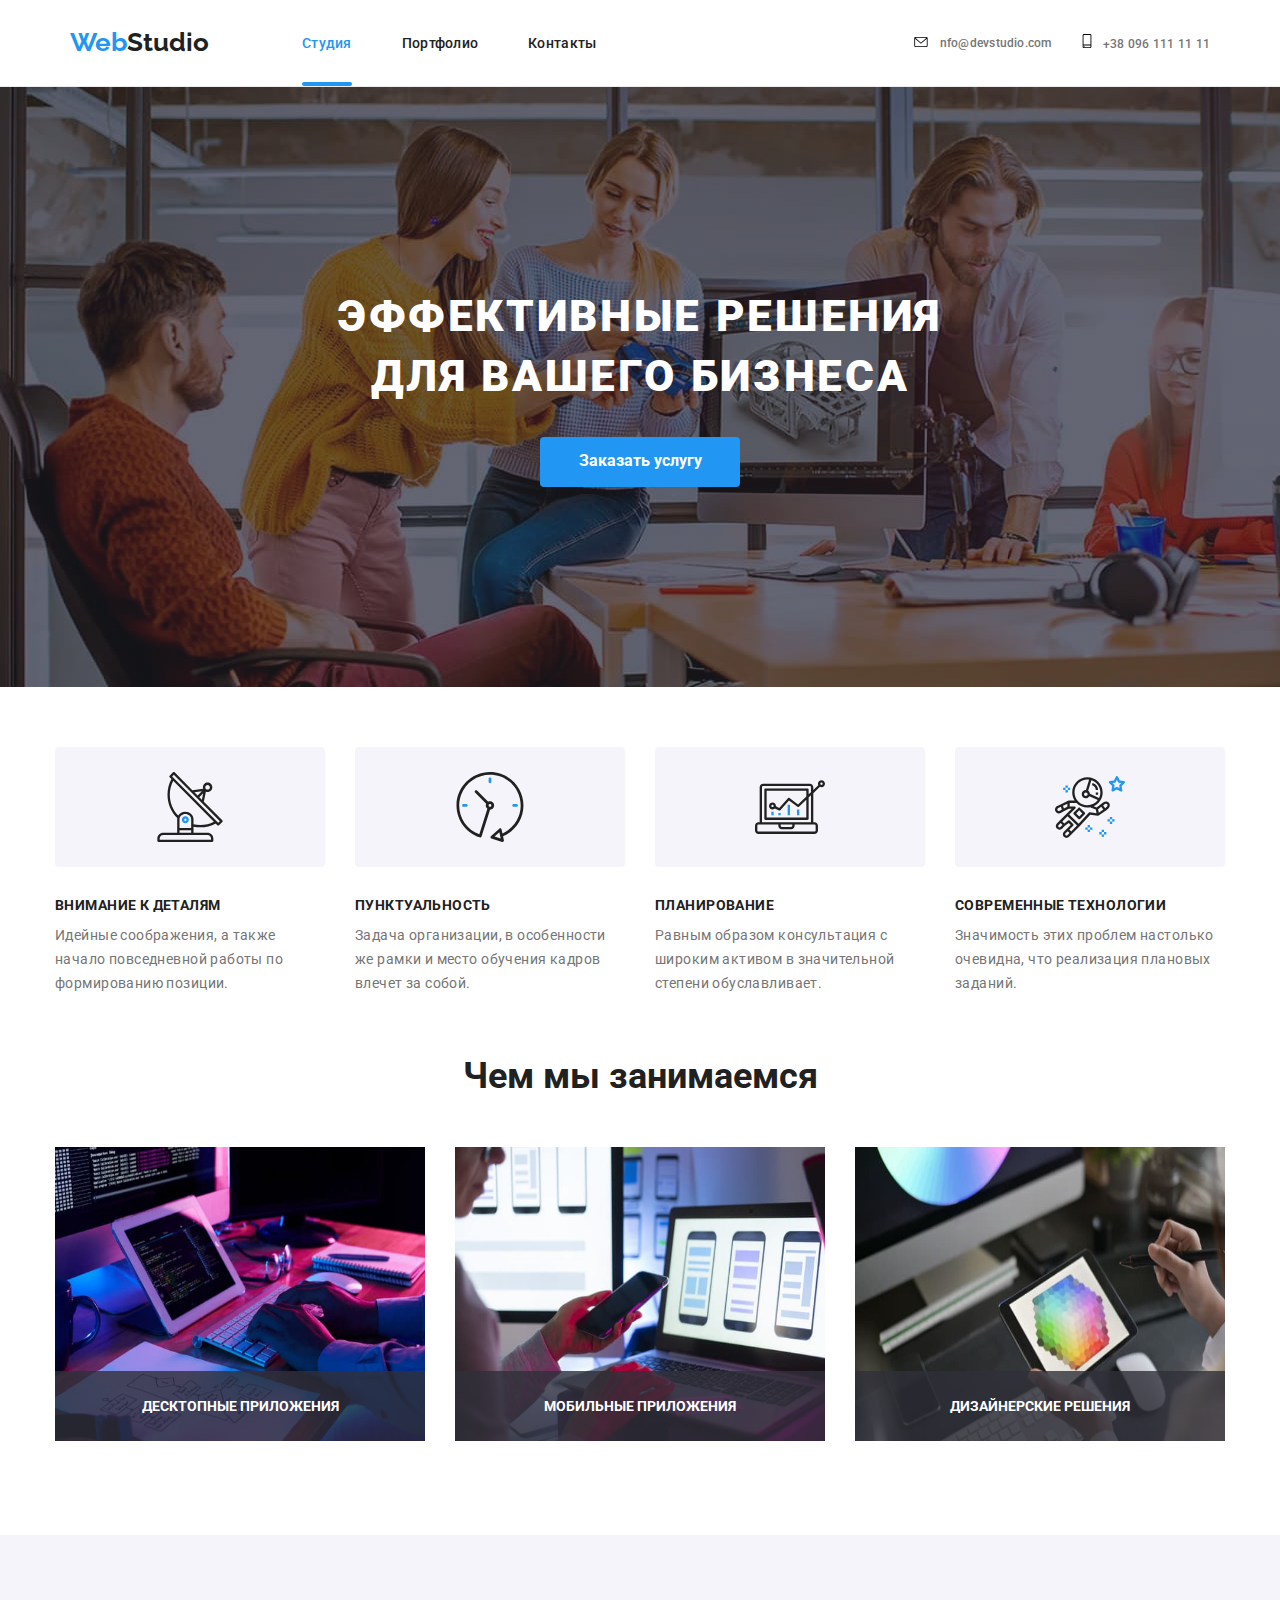
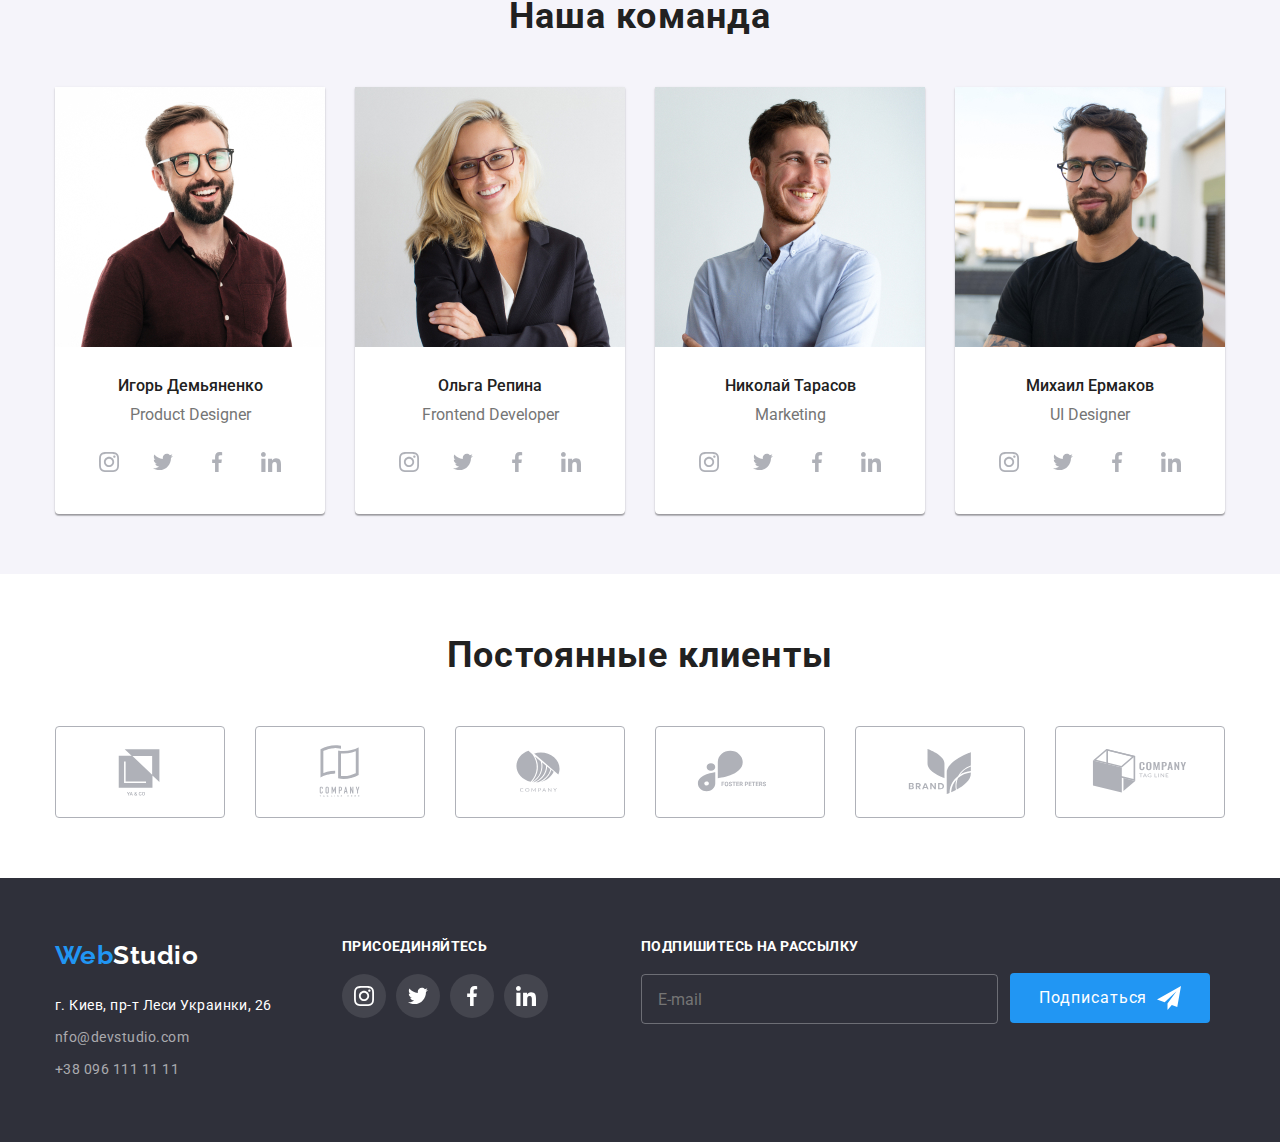
<file: index.html>
<!DOCTYPE html>
<html lang="en">

<head>
    <meta charset="UTF-8">
    <meta http-equiv="X-UA-Compatible" content="IE=edge">
    <meta name="viewport" content="width=device-width, initial-scale=1.0">
    <link rel="preconnect" href="https://fonts.googleapis.com">
    <link rel="preconnect" href="https://fonts.gstatic.com" crossorigin>
    <title>Web Studio (Version 2.1)</title>
    <meta name="viewport" content="width=device-width, initial-scale=1.0" />
    <link
        href="https://fonts.googleapis.com/css2?family=Raleway:wght@700&family=Roboto:wght@400;500;700;900&display=swap"
        rel="stylesheet">
    <link rel="stylesheet"
        href="https://cdnjs.cloudflare.com/ajax/libs/modern-normalize/1.1.0/modern-normalize.min.css">
    <link rel="stylesheet" href="./css/main.min.css">
</head>

<body class="body">
    <!-- Шапка страницы -->
    <div class="page-header">
        <div class="container">
            <nav class="page-header__nav">
                <a class="logo" href="./index.html"> <span class="logo__web">Web</span>Studio</a>

                <button type="button" class="menu-button"
                aria-expanded="false"
                aria-controls="menu-container"
                data-menu-button>
                    <svg 
                    width="24" 
                    height="24"
                    aria-label="Переключатель мобильного меню">
                        <use class="icon-close" href="./images/symbol-defs_01.svg#close"></use>
                        <use class="icon-menu" href="./images/symbol-defs_01.svg#menu_24px"></use>
                    </svg>
                </button>

                <div class="menu-container" id="menu-container" data-menu>
                    <ul class="site-nav list">
                        <li class="site-nav__item"><a class="site-nav__link current" href="./index.html">Студия</a></li>
                        <li class="site-nav__item"><a class="site-nav__link" href="./portfolio.html">Портфолио</a></li>
                        <li class="site-nav__item"><a class="site-nav__link" href="/Контакты">Контакты</a></li>
                    </ul>
                    
                    <ul class="contacts list">
                        <li class="contacts__link">
                            <a href="tel:+380961111111" class="contacts__link--tel"> +38 096 111 11 11</a>
                        </li>
                        <li class="contacts__link">
                            <a href="mailto:nfo@devstudio.com" class="contacts__link--mail"> nfo@devstudio.com</a>
                        </li>
                    </ul>

                    <ul class="mobile-social-list list">
                        <li class="mobile-social-list__item">Instagram</li>
                        <li class="mobile-social-list__item">Twitter</li>
                        <li class="mobile-social-list__item">Facebook</li>
                        <li class="mobile-social-list__item">LinkedIn</li>

                    </ul>

                </div>
            </nav>
        </div>
    </div>

<header class="header">
    <div class="container">
        <nav class="nav">
            <!-- Навигация -->
            <a class="logo" href="./index.html"> <span class="logo__web">Web</span>Studio</a>
            <ul class="site-nav-tab list">
                <li class="site-nav-tab__item"><a class="site-nav-tab__link current" href="./index.html">Студия</a></li>
                <li class="site-nav-tab__item"><a class="site-nav-tab__link" href="./portfolio.html">Портфолио</a></li>
                <li class="site-nav-tab__item"><a class="site-nav-tab__link" href="/Контакты">Контакты</a></li>
            </ul>

            <ul class="list header-contacts">
                <li class="header-contacts__item">

                    <a href="mailto:nfo@devstudio.com" class="header-contacts__link">
                        <svg width="14" height="10" 
                        class="header-contacts__icon">
                            <use href="./images/symbol-defs.svg#envelope"></use>
                        </svg> nfo@devstudio.com</a>
                </li>
                <li class="header-contacts__item">

                    <a href="tel:+380961111111" class="header-contacts__link">
                        <svg width="10" height="14"
                        class="header-contacts__icon">
                            <use href="./images/symbol-defs.svg#smartphone"></use>
                        </svg> +38 096 111 11 11</a>
                </li>
            </ul>
        </nav>
    </div>
</header>


    <main>
        <section class="hero overlay">
            <div class="container">
                <h1 class="hero__title">ЭФФЕКТИВНЫЕ РЕШЕНИЯ <br>ДЛЯ ВАШЕГО БИЗНЕСА</h1>
                <button data-modal-open type="button" class="hero__button">Заказать услугу</button>
            </div>
        </section>
        
        <section class="section features">
            <div class="container">
                <h2 class="section__title">Заголовок первой секции</h2>
                <ul class="features__set list" >
                    <li class="features__item">
                        <div class="features__tumb">
                            <svg class="features__icon">
                                <use href="./images/symbol-defs.svg#antenna-1"></use>
                            </svg>
                        </div>
                        <h3 class="features__title">Внимание к деталям</h3>
                        <p class="features__description">Идейные соображения, а также начало повседневной работы по формированию позиции.</p>

                    </li>
                    <li class="features__item">
                        <div class="features__tumb">
                        <svg class="features__icon">
                            <use href="./images/symbol-defs.svg#clock-1"></use>
                        </svg>
                        </div>
                        <h3 class="features__title">Пунктуальность</h3>
                        <p class="features__description">Задача организации, в особенности же рамки и место обучения кадров влечет за собой.</p>

                        
                    </li>
                    <li class="features__item">
                        <div class="features__tumb">
                        <svg class="features__icon">
                            <use href="./images/symbol-defs.svg#diagram-1"></use>
                        </svg>
                        </div>
                        <h3 class="features__title">Планирование</h3>
                        <p class="features__description">Равным образом консультация с широким активом в значительной степени обуславливает.</p>

                    </li>
                    <li class="features__item">
                        <div class="features__tumb">
                        <svg class="features__icon">
                            <use href="./images/symbol-defs.svg#astronaut-1"></use>
                        </svg>
                        </div>
                        <h3 class="features__title">Современные технологии</h3>
                        <p class="features__description">Значимость этих проблем настолько очевидна, что реализация плановых заданий.</p>
                    </li>
                </ul>
            </div>
        </section>

<!-- Чем мы занимаемся -->
<section class="work section">
    <div class="container">
        <h2 class="work__title">Чем мы занимаемся</h2>
        <ul class="work-list list">
            <li class="work-list__item">
                <img src="./images/001.jpg" alt="Схема" width="370" height="294">
                <h3 class="work-list__title">Десктопные приложения</h3>
            </li>
            <li class="work-list__item">
                <h3 class="work-list__title">Мобильные приложения</h3>
                <img src="./images/002.jpg" alt="Ноутбук" width="370" height="294">
            </li>
            <li class="work-list__item">
                <h3 class="work-list__title">Дизайнерские решения</h3>
                <img src="./images/003.jpg" alt="Палитра" width="370" height="294">
            </li>
        </ul>
    </div>
</section>


        <section class="section-team background">
            <div class="container">
                <h2 class="section-title">Наша команда</h2>
                <ul class="team list">
                    <li class="team__item">
                        <picture>
                            <source srcset="
                                            ./images/team/person1-desktop_х1.jpg    1x,
                                            ./images/team/person1-desktop_x2.jpg 2x
                                            " media="(min-width:1200px)" />
                            <source srcset="
                                            ./images/team/person1-tablet_х1.jpg    1x,
                                            ./images/team/person1-tablet_х2.jpg 2x
                                            " media="(min-width:768px)" />
                            <source srcset="
                                            ./images/team/person1-mobile_х2.jpg    1x,
                                            ./images/team/person1-mobile_х1.jpg 2x
                                            " media="(min-width:480px)" />
                            <img class="display-block stretchable" src="./images/team/person1-mobile_х1.jpg" width="100%"
                                alt="Улыбчивый чувак в очках" />
                        </picture>
                        <h3 class="team__title">Игорь Демьяненко</h3>
                        <p class="team__description">Product Designer</p>
                        <div class="social">
                            <ul class="social-list list">
                                <li class="social-list__item"> <a href="https://www.instagram.com/" class="social-list__link">
                                        <svg class="social-list__icon">
                                            <use href="./images/symbol-defs.svg#instagram-2"></use>
                                        </svg>
                                    </a></li>
                                <li class="social-list__item"> <a href="https://www.instagram.com/" class="social-list__link">
                                        <svg class="social-list__icon">
                                            <use href="./images/symbol-defs.svg#twitter-1"></use>
                                        </svg>
                                    </a></li>
                                <li class="social-list__item"> <a href="https://www.instagram.com/" class="social-list__link">
                                        <svg class="social-list__icon">
                                            <use href="./images/symbol-defs.svg#facebook-1"></use>
                                        </svg>
                                    </a></li>
                                <li class="social-list__item"> <a href="https://www.instagram.com/" class="social-list__link">
                                        <svg class="social-list__icon">
                                            <use href="./images/symbol-defs.svg#linkedin-1"></use>
                                        </svg>
                                    </a></li>
                            </ul>
                        </div>
                    </li>
                    <li class="team__item">
                        <picture>
                            <source srcset="
                                            ./images/team/person2-desktop_х1.jpg    1x,
                                            ./images/1200/person2-desktop_x2.jpg 2x
                                            " media="(min-width:1200px)" />
                            <source srcset="
                                            ./images/team/person2-tablet_х1.jpg    1x,
                                            ./images/team/person2-tablet_х2.jpg 2x
                                            " media="(min-width:768px)" />
                            <source srcset="
                                            ./images/team/person2-mobile_х2.jpg    1x,
                                            ./images/team/person2-mobile_х1.jpg 2x
                                            " media="(min-width:480px)" />
                            <img class="display-block stretchable" src="./images/team/person2-mobile_х1.jpg" width="100%"
                                alt="Девушка в очках" />
                        </picture>
                        <h3 class="team__title">Ольга Репина</h3>
                        <p class="team__description">Frontend Developer</p>
                        <div class="social">
                            <ul class="social-list list">
                                <li class="social-list__item"> <a href="https://www.instagram.com/" class="social-list__link">
                                        <svg class="social-list__icon">
                                            <use href="./images/symbol-defs.svg#instagram-2"></use>
                                        </svg>
                                    </a></li>
                                <li class="social-list__item"> <a href="https://www.instagram.com/" class="social-list__link">
                                        <svg class="social-list__icon">
                                            <use href="./images/symbol-defs.svg#twitter-1"></use>
                                        </svg>
                                    </a></li>
                                <li class="social-list__item"> <a href="https://www.instagram.com/" class="social-list__link">
                                        <svg class="social-list__icon">
                                            <use href="./images/symbol-defs.svg#facebook-1"></use>
                                        </svg>
                                    </a></li>
                                <li class="social-list__item"> <a href="https://www.instagram.com/" class="social-list__link">
                                        <svg class="social-list__icon">
                                            <use href="./images/symbol-defs.svg#linkedin-1"></use>
                                        </svg>
                                    </a></li>
                            </ul>
                        </div>
                    </li>
                    <li class="team__item">
                        <picture>
                            <source srcset="
                                            ./images/team/person3-desktop_х1.jpg    1x,
                                            ./images/1200/person3-desktop_x2.jpg 2x
                                            " media="(min-width:1200px)" />
                            <source srcset="
                                            ./images/team/person3-tablet_х1.jpg    1x,
                                            ./images/team/person3-tablet_х2.jpg 2x
                                            " media="(min-width:768px)" />
                            <source srcset="
                                            ./images/team/person3-mobile_х2.jpg    1x,
                                            ./images/team/person3-mobile_х1.jpg 2x
                                            " media="(min-width:480px)" />
                            <img class="display-block stretchable" src="./images/team/person3-mobile_х1.jpg" width="100%"
                                alt="Улыбчивый чувак без очков" />
                        </picture>
                        <h3 class="team__title">Николай Тарасов</h3>
                        <p class="team__description">Marketing</p>
                        <div class="social">
                            <ul class="social-list list">
                                <li class="social-list__item"> <a href="https://www.instagram.com/" class="social-list__link">
                                        <svg class="social-list__icon">
                                            <use href="./images/symbol-defs.svg#instagram-2"></use>
                                        </svg>
                                    </a></li>
                                <li class="social-list__item"> <a href="https://www.instagram.com/" class="social-list__link">
                                        <svg class="social-list__icon">
                                            <use href="./images/symbol-defs.svg#twitter-1"></use>
                                        </svg>
                                    </a></li>
                                <li class="social-list__item"> <a href="https://www.instagram.com/" class="social-list__link">
                                        <svg class="social-list__icon">
                                            <use href="./images/symbol-defs.svg#facebook-1"></use>
                                        </svg>
                                    </a></li>
                                <li class="social-list__item"> <a href="https://www.instagram.com/" class="social-list__link">
                                        <svg class="social-list__icon">
                                            <use href="./images/symbol-defs.svg#linkedin-1"></use>
                                        </svg>
                                    </a></li>
                            </ul>
                        </div>
                    </li>
                    <li class="team__item">
                        <picture>
                            <source srcset="
                                            ./images/team/person4-desktop_х1.jpg    1x,
                                            ./images/1200/person4-desktop_x2.jpg 2x
                                            " media="(min-width:1200px)" />
                            <source srcset="
                                            ./images/team/person4-tablet_х1.jpg    1x,
                                            ./images/team/person4-tablet_х2.jpg 2x
                                            " media="(min-width:768px)" />
                            <source srcset="
                                            ./images/team/person4-mobile_х2.jpg    1x,
                                            ./images/team/person4-mobile_х1.jpg 2x
                                            " media="(min-width:480px)" />
                            <img class="display-block stretchable" src="./images/team/person4-mobile_х1.jpg" width="100%"
                                alt="Улыбчивый чувак в очках" />
                        </picture>

                        <h3 class="team__title">Михаил Ермаков</h3>
                        <p class="team__description">UI Designer</p>
                        <div class="social">
                            <ul class="social-list list">
                                <li class="social-list__item"> <a href="https://www.instagram.com/" class="social-list__link">
                                        <svg class="social-list__icon">
                                            <use href="./images/symbol-defs.svg#instagram-2"></use>
                                        </svg>
                                    </a></li>
                                <li class="social-list__item"> <a href="https://www.instagram.com/" class="social-list__link">
                                        <svg class="social-list__icon">
                                            <use href="./images/symbol-defs.svg#twitter-1"></use>
                                        </svg>
                                    </a></li>
                                <li class="social-list__item"> <a href="https://www.instagram.com/" class="social-list__link">
                                        <svg class="social-list__icon">
                                            <use href="./images/symbol-defs.svg#facebook-1"></use>
                                        </svg>
                                    </a></li>
                                <li class="social-list__item"> <a href="https://www.instagram.com/" class="social-list__link">
                                        <svg class="social-list__icon">
                                            <use href="./images/symbol-defs.svg#linkedin-1"></use>
                                        </svg>
                                    </a></li>
                            </ul>
                        </div>
                    </li>
                </ul>
            </div>
        </section>

        <!-- Постоянные клиенты -->
        <section class="section-clients">
            <div class="container">
                <h2 class="section-title">Постоянные клиенты</h2>
                <ul class="clients-list list">
                    <li class="clients-list__item">
                        <a href="//" class="clients-list__link">
                            <svg class="clients-list__icon">
                                <use href="./images/symbol-defs.svg#Client-01"></use>
                            </svg>
                        </a>
                    </li>
                    <li class="clients-list__item">
                        <a href="//" class="clients-list__link">
                            <svg class="clients-list__icon">
                                <use href="./images/symbol-defs.svg#Client-02"></use>
                            </svg>
                        </a>
                    </li>
                    <li class="clients-list__item">
                        <a href="//" class="clients-list__link">
                            <svg class="clients-list__icon">
                                <use href="./images/symbol-defs.svg#Client-03"></use>
                            </svg>
                        </a>
                    </li>
                    <li class="clients-list__item">
                        <a href="//" class="clients-list__link">
                            <svg class="clients-list__icon">
                                <use href="./images/symbol-defs.svg#Client-04"></use>
                            </svg>
                        </a>
                    </li>
                    <li class="clients-list__item">
                        <a href="//" class="clients-list__link">
                            <svg class="clients-list__icon">
                                <use href="./images/symbol-defs.svg#Client-05"></use>
                            </svg>
                        </a>
                    </li>
                    <li class="clients-list__item">
                        <a href="//" class="clients-list__link">
                            <svg class="clients-list__icon">
                                <use href="./images/symbol-defs.svg#Client-06"></use>
                            </svg>
                        </a>
                    </li>
                </ul>
            </div>
        </section>

    <!-- Подвал страницы -->
    <footer class="footer">
        <div class="footer-content container">
            <div class="address">
                <a class="logo" href="./index.html"> <span class="logo__web">Web</span><span
                        class="logo__Studio">Studio</span></a>
                <address>
                    <ul class="address__list list">
                        <li class="item"><a href="https://goo.gl/maps/yupuxeeYmfNQeAXS8"
                                class="address__contacts geo-address">г. Киев, пр-т Леси
                                Украинки, 26</a>
                        </li>
                        <li class="item"><a href="mailto:nfo@devstudio.com" class="address__contacts">nfo@devstudio.com</a></li>
                        <li class="item"><a href="tel:+380961111111" class="address__contacts">+38 096 111 11 11</a></li>
                    </ul>
                </address>
            </div>
    
            <div class="social-footer">
                <h3 class="join">присоединяйтесь</h3>
                <div class="social">
                    <ul class="social-list list">
                        <li class="social-list__item"> <a href="https://www.instagram.com/" class="social-list__link--grey">
                                <svg class="social-list__icon--gray">
                                    <use href="./images/symbol-defs.svg#instagram-2"></use>
                                </svg>
                            </a></li>
                        <li class="social-list__item"> <a href="https://www.instagram.com/" class="social-list__link--grey">
                                <svg class="social-list__icon--gray">
                                    <use href="./images/symbol-defs.svg#twitter-1"></use>
                                </svg>
                            </a></li>
                        <li class="social-list__item"> <a href="https://www.instagram.com/" class="social-list__link--grey">
                                <svg class="social-list__icon--gray">
                                    <use href="./images/symbol-defs.svg#facebook-1"></use>
                                </svg>
                            </a></li>
                        <li class="social-list__item"> <a href="https://www.instagram.com/" class="social-list__link--grey">
                                <svg class="social-list__icon--gray">
                                    <use href="./images/symbol-defs.svg#linkedin-1"></use>
                                </svg>
                            </a></li>
                    </ul>
                </div>
            </div>
    
            <div class="subcrib">
                <label>
                    <h3 class="join">Подпишитесь на рассылку</h3>
                    <input class="subcrib__input" type="email" placeholder="E-mail">
                </label>
                <button class="subcrib__button" type="submit">Подписаться<svg class="subcrib__icon">
                    <use href="./images/symbol-defs.svg#icon-send"> </use>
                </svg></button>
               
            </div>
        </div>
    </footer>
        
    </main>

    <!-- Модальное окно -->

        <div class="backdrop is-hidden" data-modal>
            <div class="modal">
                <form class="form js-speaker-form" autocomplete="on">
                    <button class="close-button" type="button" data-modal-close>
                        <svg class="close-button__icon">
                            <use href="./images/symbol-defs.svg#close"> </use>
                        </svg>
                    </button>
        
                    <div class="form-group">
                        <h3 class="form-group__title">Оставьте свои данные, мы вам перезвоним</h3>
        
                        <label class="form-group__lable" for="name">Имя</label>
                        <input class="form-group__input" class="form-input" type="text" name="user-name" id="name" autofocus />
                        <svg class="form-group__icon">
                            <use href="./images/symbol-defs.svg#person-black-18dp-1"> </use>
                        </svg>
                    </div>
        
                    <div class="form-group">
                        <label class="form-group__lable" for="tel">Телефон</label>
                        <input class="form-group__input" type="tel" name="tel" id="tel">
                        <svg class="form-group__icon">
                            <use href="./images/symbol-defs.svg#phone-black-18dp-1"> </use>
                        </svg>
                    </div>
        
                    <div class="form-group">
                        <label class="form-group__lable" for="email">Почта</label>
                        <input class="form-group__input" type="email" name="tel" id="email">
                        <svg class="form-group__icon">
                            <use href="./images/symbol-defs.svg#email-black-18dp-1"> </use>
                        </svg>
                    </div>
        
                    <div class="form-group">
                        <label class="form-group__lable" for="comment">Оставьте комментарий</label>
                        <textarea class="form-group__textarea" name="comment" id="comment" cols="" rows=""
                            placeholder="Введите текст"></textarea>
                    </div>
        
                    <label class="check">
                        <input class="check-input" type="checkbox">
                        <span class="check-box"></span>
                        Соглашаюсь с рассылкой и принимаю
                        <a class="agreement" href="#//">Условия договора</a>
                    </label>
        
                    <button class="submit-button" type="submit">Отправить</button>
        
                </form>
            </div>
        </div>

    <script src="./js/menu.js"></script>
    <script src="./js/modal.js"></script>

</body>
</file>
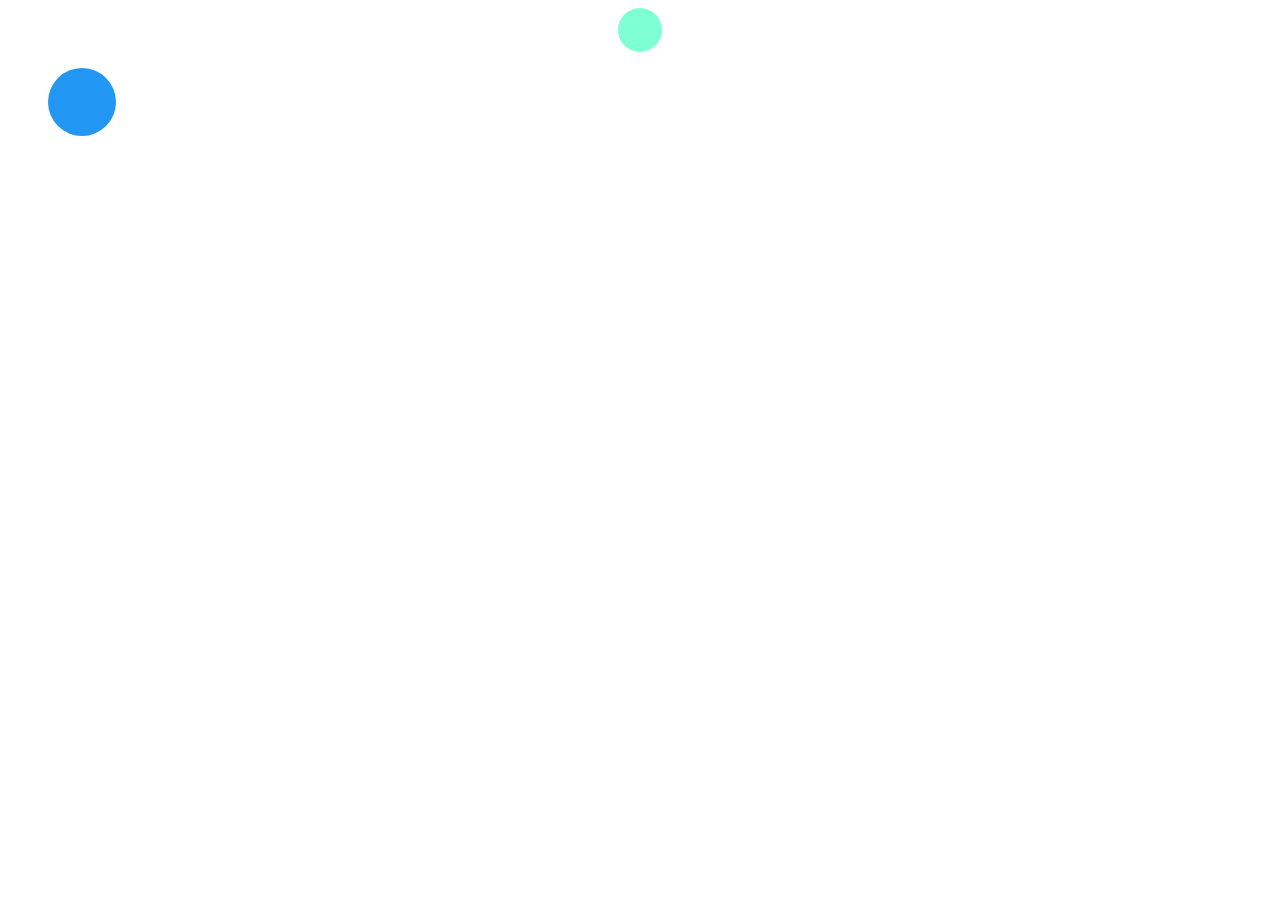
<file: 1.html>
<!DOCTYPE html>
<html lang="en">
<head>
    <meta charset="UTF-8">
    <meta http-equiv="X-UA-Compatible" content="IE=edge">
    <meta name="viewport" content="width=device-width, initial-scale=1.0">
    <link rel="stylesheet" href="./css/1.css">
    <title>Document</title>
</head>
<body>
    
</body>
</html>


<ul class="list">
    <li class="list-item"> <a href="https://www.instagram.com/" class="link">
            <svg class="icon">
                <use href="./images/symbol-defs.svg#icon-instagram-2"></use>
            </svg>
        </a></li>
</ul>


<ul class="s">
    <li class="o">
        <a href="#111" class="oo">
            <svg class="ooo">
                <use href="./images/symbol-defs.svg#icon-instagram-2"></use>
            </svg>
        </a>
    </li>
</ul>
</file>
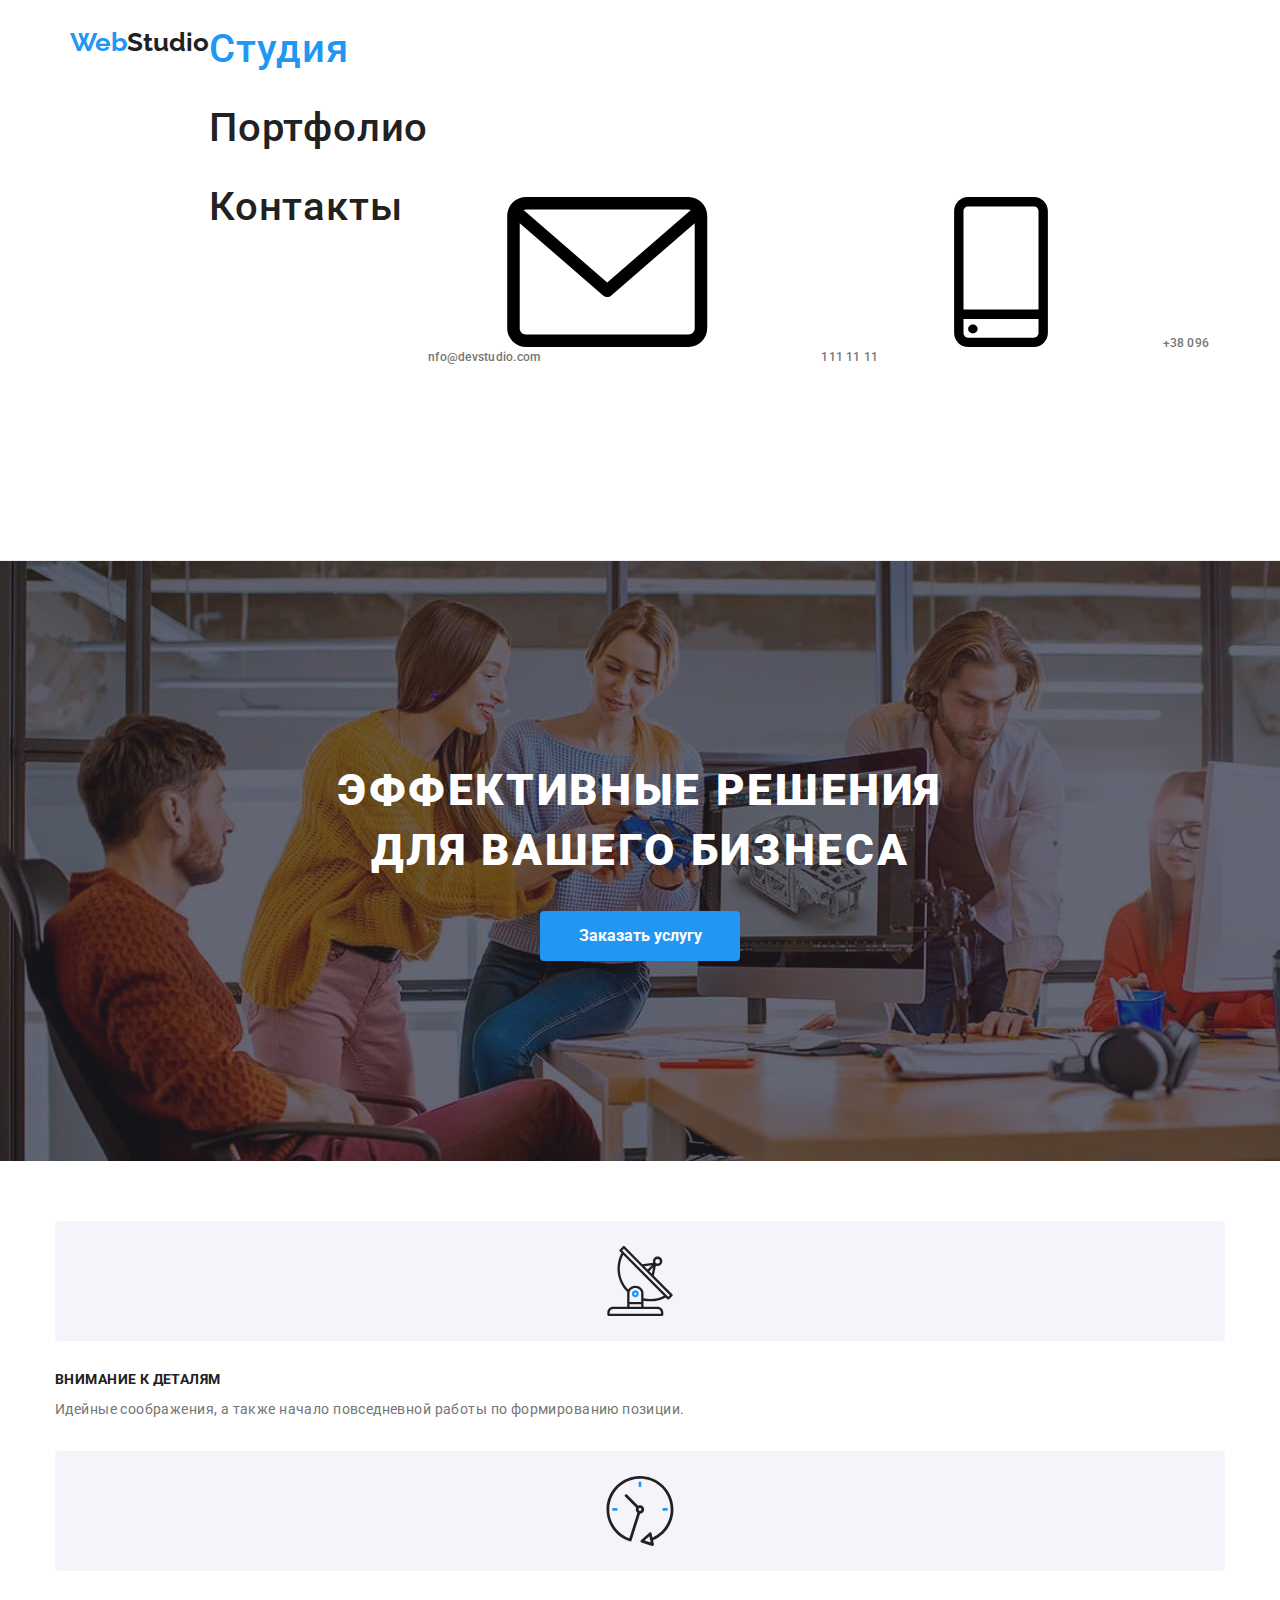
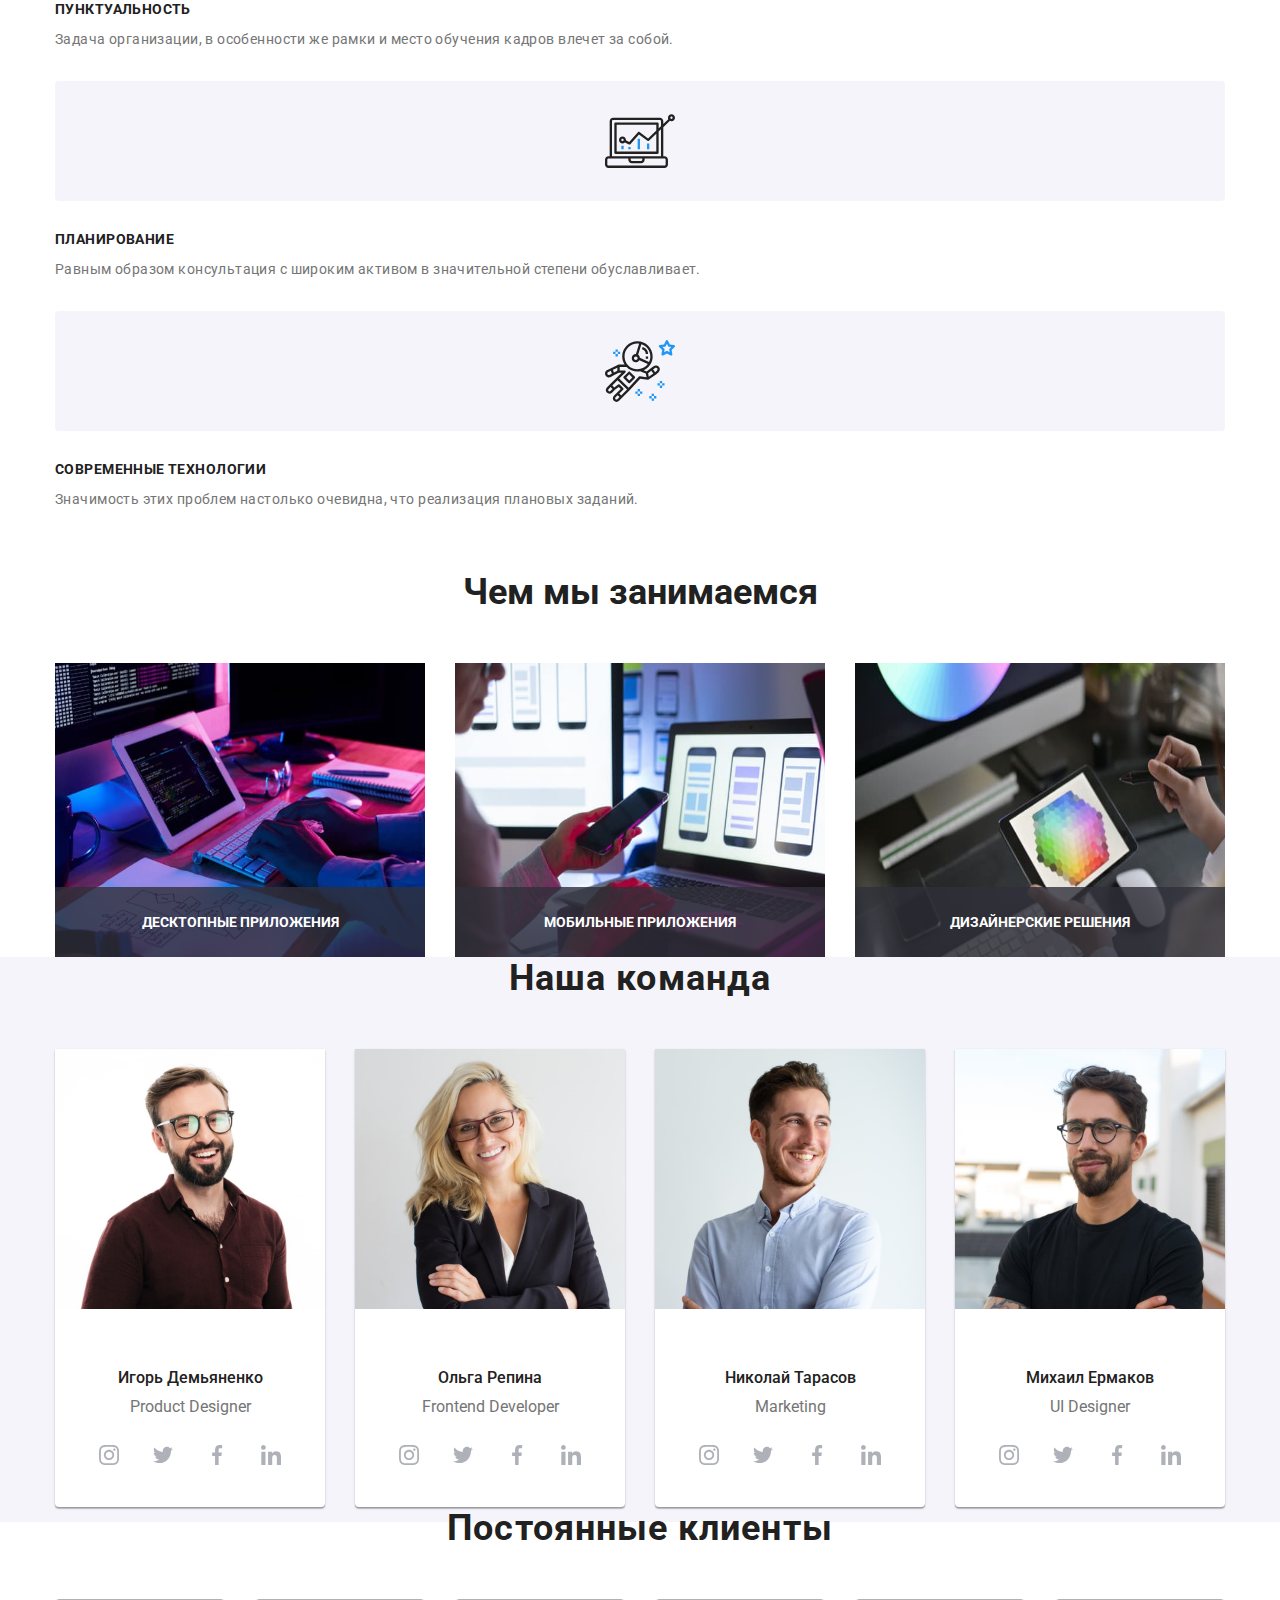
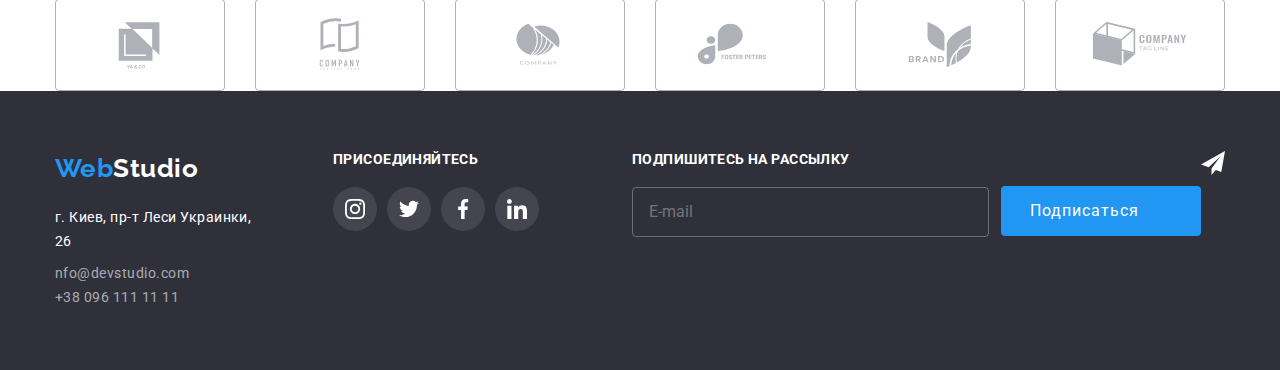
<file: index_01.html>
<!DOCTYPE html>
<html lang="en">

<head>
    <meta charset="UTF-8">
    <meta http-equiv="X-UA-Compatible" content="IE=edge">
    <meta name="viewport" content="width=device-width, initial-scale=1.0">
    <link rel="preconnect" href="https://fonts.googleapis.com">
    <link rel="preconnect" href="https://fonts.gstatic.com" crossorigin>
    <title>Web Studio (Version 2.1)</title>
    <meta name="viewport" content="width=device-width, initial-scale=1.0" />
    <link href="https://fonts.googleapis.com/css2?family=Raleway:wght@700&family=Roboto:wght@400;500;700;900&display=swap"
        rel="stylesheet">
    <link rel="stylesheet" href="https://cdnjs.cloudflare.com/ajax/libs/modern-normalize/1.1.0/modern-normalize.min.css">
    <link rel="stylesheet" href="./css/main.min.css">
</head>

<body class="body">
    <!-- Шапка страницы -->
<header class="header">
    <div class="container">
        <nav class="nav">
            <!-- Навигация -->
            <a class="logo" href="./index.html"> <span class="logo__web">Web</span>Studio</a>
            <ul class="site-nav list">
                <li class="site-nav__item"><a class="site-nav__link current" href="./index.html">Студия</a></li>
                <li class="site-nav__item"><a class="site-nav__link" href="./portfolio.html">Портфолио</a></li>
                <li class="site-nav__item"><a class="site-nav__link" href="/Контакты">Контакты</a></li>
            </ul>

            <ul class="list header-contacts">
                <li class="header-contacts__item">

                    <a href="mailto:nfo@devstudio.com" class="header-contacts__link"> 
                        <svg class="header-contacts__icon">
                            <use href="./images/symbol-defs.svg#envelope"></use>
                        </svg> nfo@devstudio.com</a>
                </li>
                <li class="header-contacts__item">

                    <a href="tel:+380961111111" class="header-contacts__link"> 
                        <svg class="header-contacts__icon">
                            <use href="./images/symbol-defs.svg#smartphone"></use>
                        </svg> +38 096 111 11 11</a>
                </li>
            </ul>
        </nav>
    </div>
</header>

    <!-- Уникальный контент страницы -->
    <main>
        <!-- УТП -->
        <section class="hero overlay">
            <div class="container">
                <h1 class="hero__title">ЭФФЕКТИВНЫЕ РЕШЕНИЯ <br>ДЛЯ ВАШЕГО БИЗНЕСА</h1>
                <button data-modal-open type="button" class="hero__button">Заказать услугу</button>   
            </div>
        </section>

<!-- Конкурентные преимущества -->
        <section class="features-section">
            <div class="container">
                <h2 class="hide">Конкурентные преимущества</h2>
                <ul class="features list">
                    <li class="features__item">
                        <div class="features__tumb">
                            <svg class="features__icon">
                                <use href="./images/symbol-defs.svg#antenna-1"></use>
                            </svg>
                        </div>                            
                        <h3 class="features__title">Внимание к деталям</h3>
                        <p class="features__description">Идейные соображения, а также начало повседневной работы по формированию позиции.</p>
                    </li>
                    <li class="features__item">
                        <div class="features__tumb">
                            <svg class="features__icon">
                                <use href="./images/symbol-defs.svg#clock-1"></use>
                            </svg>
                        </div>
                        <h3 class="features__title">Пунктуальность</h3>
                        <p class="features__description">Задача организации, в особенности же рамки и место обучения кадров влечет за собой.</p>
                    </li>
                    <li class="features__item">
                        <div class="features__tumb">
                            <svg class="features__icon">
                                <use href="./images/symbol-defs.svg#diagram-1"></use>
                            </svg>
                        </div>
                        <h3 class="features__title">Планирование</h3>
                        <p class="features__description">Равным образом консультация с широким активом в значительной степени обуславливает.</p>
                    </li>
                    <li class="features__item">
                        <div class="features__tumb">
                            <svg class="features__icon">
                                <use href="./images/symbol-defs.svg#astronaut-1"></use>
                            </svg>
                        </div>
                        <h3 class="features__title">Современные технологии</h3>
                        <p class="features__description">Значимость этих проблем настолько очевидна, что реализация плановых заданий.</p>
                    </li>
                </ul>
            </div>
            
        </section>

<!-- Чем мы занимаемся -->
        <section class="work section">
            <div class="container">
                <h2 class="work__title">Чем мы занимаемся</h2>
                <ul class="work-list list">
                    <li class="work-list__item">
                        <img src="./images/001.jpg" alt="Схема" width="370" height="294">
                        <h3 class="work-list__title">Десктопные приложения</h3>
                    </li>
                    <li class="work-list__item">
                        <h3 class="work-list__title">Мобильные приложения</h3>
                        <img src="./images/002.jpg" alt="Ноутбук" width="370" height="294">
                    </li>
                    <li class="work-list__item">
                        <h3 class="work-list__title">Дизайнерские решения</h3>
                        <img src="./images/003.jpg" alt="Палитра" width="370" height="294">
                    </li>
                </ul>
            </div>
        </section>

<!-- Наша команда -->
        <section class="section background">
            <div class="container">
                <h2 class="section-title">Наша команда</h2>
                <ul class="team list">
                    <li class="team__item"><img class="team__img" src="./images/004.jpg" alt="Демьяненок" width="270">
                        <h3 class="team__title">Игорь Демьяненко</h3>
                        <p class="team__description">Product Designer</p>
                        <div class="social">
                            <ul class="social-list list">
                                <li class="social-list__item"> <a href="https://www.instagram.com/" class="social-list__link">
                                    <svg class="social-list__icon">
                                        <use href="./images/symbol-defs.svg#instagram-2"></use>
                                    </svg>
                                </a></li>
                                <li class="social-list__item"> <a href="https://www.instagram.com/" class="social-list__link">
                                    <svg class="social-list__icon">
                                        <use href="./images/symbol-defs.svg#twitter-1"></use>
                                        </svg>
                                </a></li>
                                 <li class="social-list__item"> <a href="https://www.instagram.com/" class="social-list__link">
                                    <svg class="social-list__icon">
                                        <use href="./images/symbol-defs.svg#facebook-1"></use>
                                        </svg>
                                </a></li>
                                <li class="social-list__item"> <a href="https://www.instagram.com/" class="social-list__link">
                                    <svg class="social-list__icon">
                                        <use href="./images/symbol-defs.svg#linkedin-1"></use>
                                        </svg>
                                </a></li>   
                            </ul>
                        </div>
                    </li>

                    <li class="team__item"><img class="team__img" src="./images/005.jpg" alt="Репина" width="270">
                        <h3 class="team__title">Ольга Репина</h3>
                        <p class="team__description">Frontend Developer</p>
                        <div class="social">
                            <ul class="social-list list">
                                <li class="social-list__item"> <a href="https://www.instagram.com/" class="social-list__link">
                                        <svg class="social-list__icon">
                                            <use href="./images/symbol-defs.svg#instagram-2"></use>
                                        </svg>
                                    </a></li>
                                <li class="social-list__item"> <a href="https://www.instagram.com/" class="social-list__link">
                                        <svg class="social-list__icon">
                                            <use href="./images/symbol-defs.svg#twitter-1"></use>
                                        </svg>
                                    </a></li>
                                <li class="social-list__item"> <a href="https://www.instagram.com/" class="social-list__link">
                                        <svg class="social-list__icon">
                                            <use href="./images/symbol-defs.svg#facebook-1"></use>
                                        </svg>
                                    </a></li>
                                <li class="social-list__item"> <a href="https://www.instagram.com/" class="social-list__link">
                                        <svg class="social-list__icon">
                                            <use href="./images/symbol-defs.svg#linkedin-1"></use>
                                        </svg>
                                    </a></li>
                            </ul>
                        </div>
                    </li>

                    <li class="team__item"><img class="team__img" src="./images/006.jpg" alt="Тарасов" width="270">
                        <h3 class="team__title">Николай Тарасов</h3>
                        <p class="team__description">Marketing</p>
                        <div class="social">
                            <ul class="social-list list">
                                <li class="social-list__item"> <a href="https://www.instagram.com/" class="social-list__link">
                                        <svg class="social-list__icon">
                                            <use href="./images/symbol-defs.svg#instagram-2"></use>
                                        </svg>
                                    </a></li>
                                <li class="social-list__item"> <a href="https://www.instagram.com/" class="social-list__link">
                                        <svg class="social-list__icon">
                                            <use href="./images/symbol-defs.svg#twitter-1"></use>
                                        </svg>
                                    </a></li>
                                <li class="social-list__item"> <a href="https://www.instagram.com/" class="social-list__link">
                                        <svg class="social-list__icon">
                                            <use href="./images/symbol-defs.svg#facebook-1"></use>
                                        </svg>
                                    </a></li>
                                <li class="social-list__item"> <a href="https://www.instagram.com/" class="social-list__link">
                                        <svg class="social-list__icon">
                                            <use href="./images/symbol-defs.svg#linkedin-1"></use>
                                        </svg>
                                    </a></li>
                            </ul>
                        </div>
                    </li>

                    <li class="team__item"><img class="team__img" src="./images/007.jpg" alt="Ермаков" width="270">
                        <h3 class="team__title">Михаил Ермаков</h3>
                        <p class="team__description">UI Designer</p>
                        <div class="social">
                            <ul class="social-list list">
                                <li class="social-list__item"> <a href="https://www.instagram.com/" class="social-list__link">
                                        <svg class="social-list__icon">
                                            <use href="./images/symbol-defs.svg#instagram-2"></use>
                                        </svg>
                                    </a></li>
                                <li class="social-list__item"> <a href="https://www.instagram.com/" class="social-list__link">
                                        <svg class="social-list__icon">
                                            <use href="./images/symbol-defs.svg#twitter-1"></use>
                                        </svg>
                                    </a></li>
                                <li class="social-list__item"> <a href="https://www.instagram.com/" class="social-list__link">
                                        <svg class="social-list__icon">
                                            <use href="./images/symbol-defs.svg#facebook-1"></use>
                                        </svg>
                                    </a></li>
                                <li class="social-list__item"> <a href="https://www.instagram.com/" class="social-list__link">
                                        <svg class="social-list__icon">
                                            <use href="./images/symbol-defs.svg#linkedin-1"></use>
                                        </svg>
                                    </a></li>
                            </ul>
                        </div>
                    </li>
                </ul>
            </div>
        </section>

        <!-- Постоянные клиенты -->
        <section class="section">
            <div class="container">
                <h2 class="section-title">Постоянные клиенты</h2>
                <ul class="clients-list list">
                    <li class="clients-list__item">
                        <a href="//" class="clients-list__link">
                            <svg class="clients-list__icon">
                                <use href="./images/symbol-defs.svg#Client-01"></use>
                            </svg>
                        </a>
                    </li>
                    <li class="clients-list__item">
                        <a href="//" class="clients-list__link">
                            <svg class="clients-list__icon">
                                <use href="./images/symbol-defs.svg#Client-02"></use>
                            </svg>
                        </a>
                    </li>
                    <li class="clients-list__item">
                        <a href="//" class="clients-list__link">
                            <svg class="clients-list__icon">
                                <use href="./images/symbol-defs.svg#Client-03"></use>
                            </svg>
                        </a>
                    </li>
                    <li class="clients-list__item">
                        <a href="//" class="clients-list__link">
                            <svg class="clients-list__icon">
                                <use href="./images/symbol-defs.svg#Client-04"></use>
                            </svg>
                        </a>
                    </li>
                    <li class="clients-list__item">
                        <a href="//" class="clients-list__link">
                            <svg class="clients-list__icon">
                                <use href="./images/symbol-defs.svg#Client-05"></use>
                            </svg>
                        </a>
                    </li>
                    <li class="clients-list__item">
                        <a href="//" class="clients-list__link">
                            <svg class="clients-list__icon">
                                <use href="./images/symbol-defs.svg#Client-06"></use>
                            </svg>
                        </a>
                    </li>
                </ul>
            </div>
        </section>
    </main>

    <!-- Подвал страницы -->
    <footer class="footer">
        <div class="footer-content container">
            <div class="address">
                <a class="logo" href="./index.html"> <span class="logo__web">Web</span><span class="logo__Studio">Studio</span></a>
                <address>
                    <ul class="address__list list">
                        <li class="item"><a href="https://goo.gl/maps/yupuxeeYmfNQeAXS8" class="address__contacts geo-address">г. Киев, пр-т Леси
                                Украинки, 26</a>
                        </li>
                        <li><a href="mailto:nfo@devstudio.com" class="address__contacts">nfo@devstudio.com</a></li>
                        <li><a href="tel:+380961111111" class="address__contacts">+38 096 111 11 11</a></li>
                    </ul>
                </address>
            </div>

            <div class="social-footer">
                <h3 class="join">присоединяйтесь</h3>
                        <div class="social">
                            <ul class="social-list list">
                                <li class="social-list__item"> <a href="https://www.instagram.com/" class="social-list__link--grey">
                                        <svg class="social-list__icon--gray">
                                            <use href="./images/symbol-defs.svg#instagram-2"></use>
                                        </svg>
                                    </a></li>
                                <li class="social-list__item"> <a href="https://www.instagram.com/" class="social-list__link--grey">
                                        <svg class="social-list__icon--gray">
                                            <use href="./images/symbol-defs.svg#twitter-1"></use>
                                        </svg>
                                    </a></li>
                                <li class="social-list__item"> <a href="https://www.instagram.com/" class="social-list__link--grey">
                                        <svg class="social-list__icon--gray">
                                            <use href="./images/symbol-defs.svg#facebook-1"></use>
                                        </svg>
                                    </a></li>
                                <li class="social-list__item"> <a href="https://www.instagram.com/" class="social-list__link--grey">
                                        <svg class="social-list__icon--gray">
                                            <use href="./images/symbol-defs.svg#linkedin-1"></use>
                                        </svg>
                                    </a></li>
                            </ul>
                        </div>
            </div>

            <div class="subcrib">
                <label>
                    <h3 class="join">Подпишитесь на рассылку</h3>
                    <input class="subcrib__input" type="email" placeholder="E-mail">
                </label>
                <button class="subcrib__button" type="submit" >Подписаться</button>
                <svg class="subcrib__icon">
                    <use href="./images/symbol-defs.svg#icon-send"> </use>
                </svg>
            </div>
        </div>
    </footer>
    
    <!-- Модальное окно -->
    <div class="backdrop is-hidden" data-modal>
        <div class="modal">
            <form class="form js-speaker-form" autocomplete="on">
                <button class="close-button" type="button" data-modal-close>
                    <svg class="close-button__icon">
                        <use href="./images/symbol-defs.svg#close"> </use>
                    </svg>
                </button>

                <div class="form-group">
                    <h3 class="form-group__title">Оставьте свои данные, мы вам перезвоним</h3>
                
                    <label class="form-group__lable" for="name">Имя</label>
                    <input class="form-group__input"class="form-input" type="text" name="user-name" id="name" autofocus />
                    <svg class="form-group__icon">
                        <use href="./images/symbol-defs.svg#person-black-18dp-1"> </use>
                    </svg>
                </div>

                <div class="form-group">
                    <label class="form-group__lable" for="tel">Телефон</label>
                    <input class="form-group__input"type="tel" name="tel" id="tel">
                    <svg class="form-group__icon">
                        <use href="./images/symbol-defs.svg#phone-black-18dp-1"> </use>
                    </svg>
                </div>

                <div class="form-group">
                    <label class="form-group__lable" for="email">Почта</label>
                    <input class="form-group__input"type="email" name="tel" id="email">
                    <svg class="form-group__icon">
                        <use href="./images/symbol-defs.svg#email-black-18dp-1"> </use>
                    </svg>
                </div>

                <div class="form-group">
                    <label class="form-group__lable" for="comment">Оставьте комментарий</label>
                    <textarea class="form-group__textarea" name="comment" id="comment" cols="" rows="" placeholder="Введите текст"></textarea>
                </div>

                <label class="check">
                    <input class="check-input" type="checkbox">
                    <span class="check-box"></span>
                    Соглашаюсь с рассылкой и принимаю
                    <a class="agreement" href="#//">Условия договора</a>
                </label>

                <button class="submit-button" type="submit">Отправить</button>

            </form>
        </div>
    </div>
    <script src="./js/modal.js"></script>
    <script src="./js/menu.js"></script>
</body>

</html>
</file>
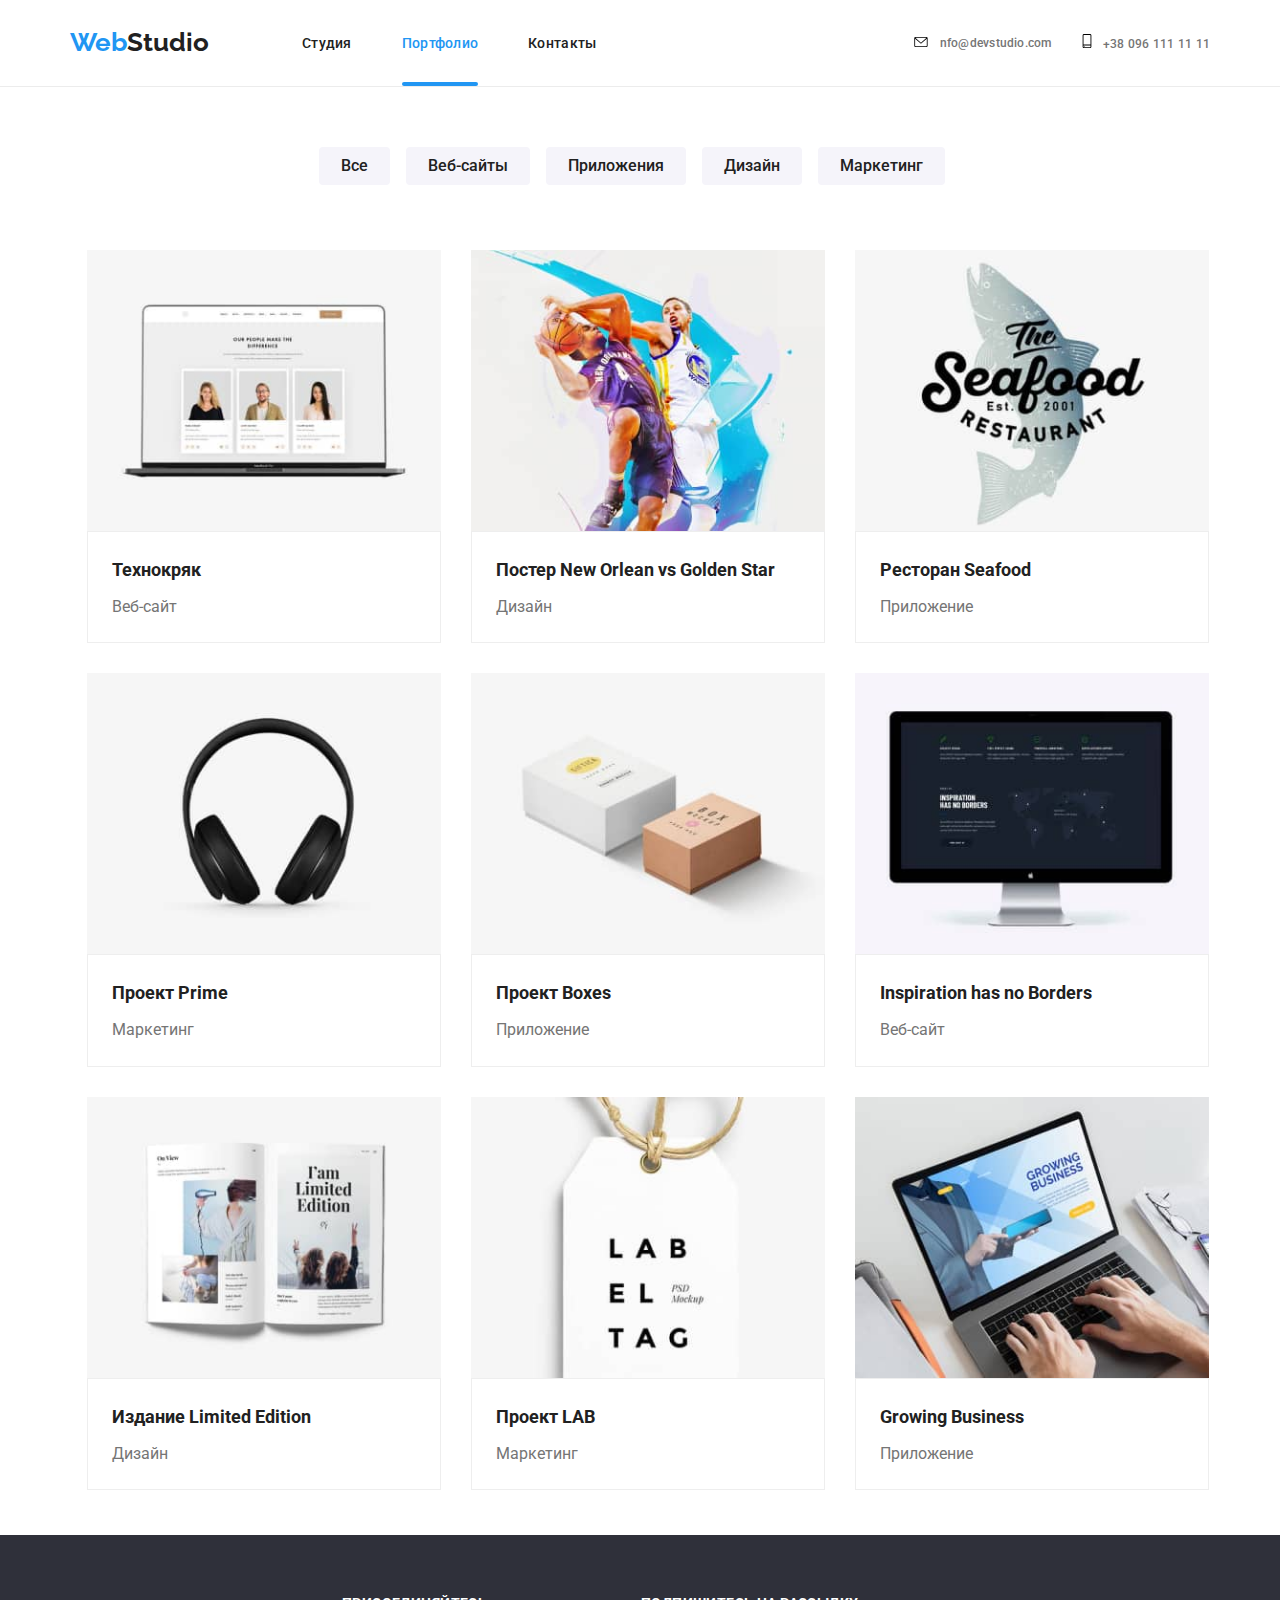
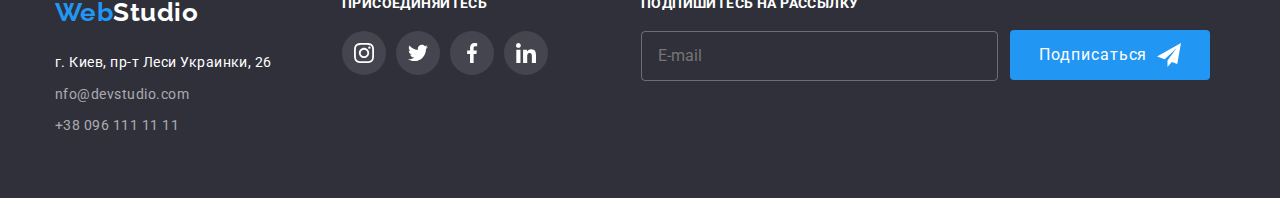
<file: portfolio.html>
<!DOCTYPE html>
<html lang="en">

<head>
    <meta charset="UTF-8">
    <meta http-equiv="X-UA-Compatible" content="IE=edge">
    <meta name="viewport" content="width=device-width, initial-scale=1.0">
    <link rel="preconnect" href="https://fonts.googleapis.com">
    <link rel="preconnect" href="https://fonts.gstatic.com" crossorigin>
    <title>Web Studio (Version 2.1)</title>
    <meta name="viewport" content="width=device-width, initial-scale=1.0" />
    <link
        href="https://fonts.googleapis.com/css2?family=Raleway:wght@700&family=Roboto:wght@400;500;700;900&display=swap"
        rel="stylesheet">
    <link rel="stylesheet"
        href="https://cdnjs.cloudflare.com/ajax/libs/modern-normalize/1.1.0/modern-normalize.min.css">
    <link rel="stylesheet" href="./css/main.min.css">
</head>


<body class="body">
    <!-- Шапка страницы -->
    <div class="page-header">
        <div class="container">
            <nav class="page-header__nav">
                <a class="logo" href="./index.html"> <span class="logo__web">Web</span>Studio</a>
    
                <button type="button" class="menu-button" aria-expanded="false" aria-controls="menu-container"
                    data-menu-button>
                    <svg width="24" height="24" aria-label="Переключатель мобильного меню">
                        <use class="icon-close" href="./images/symbol-defs_01.svg#close"></use>
                        <use class="icon-menu" href="./images/symbol-defs_01.svg#menu_24px"></use>
                    </svg>
                </button>
    
                <div class="menu-container" id="menu-container" data-menu>
                    <ul class="site-nav list">
                        <li class="site-nav__item"><a class="site-nav__link current" href="./index.html">Студия</a></li>
                        <li class="site-nav__item"><a class="site-nav__link" href="./portfolio.html">Портфолио</a></li>
                        <li class="site-nav__item"><a class="site-nav__link" href="/Контакты">Контакты</a></li>
                    </ul>
    
                    <ul class="contacts list">
                        <li class="contacts__link">
                            <a href="tel:+380961111111" class="contacts__link--tel"> +38 096 111 11 11</a>
                        </li>
                        <li class="contacts__link">
                            <a href="mailto:nfo@devstudio.com" class="contacts__link--mail"> nfo@devstudio.com</a>
                        </li>
                    </ul>
    
                    <ul class="mobile-social-list list">
                        <li class="mobile-social-list__item">Instagram</li>
                        <li class="mobile-social-list__item">Twitter</li>
                        <li class="mobile-social-list__item">Facebook</li>
                        <li class="mobile-social-list__item">LinkedIn</li>
    
                    </ul>
    
                </div>
            </nav>
        </div>
    </div>

    <header class="header">
        <div class="container">
            <nav class="nav">
                <!-- Навигация -->
                <a class="logo" href="./index.html"> <span class="logo__web">Web</span>Studio</a>
                <ul class="site-nav-tab list">
                    <li class="site-nav-tab__item"><a class="site-nav-tab__link" href="./index.html">Студия</a></li>
                    <li class="site-nav-tab__item"><a class="site-nav-tab__link current" href="./portfolio.html">Портфолио</a></li>
                    <li class="site-nav-tab__item"><a class="site-nav-tab__link" href="/Контакты">Контакты</a></li>
                </ul>

                <ul class="list header-contacts">
                    <li class="header-contacts__item">

                        <a href="mailto:nfo@devstudio.com" class="header-contacts__link">
                            <svg width="14" height="10" class="header-contacts__icon">
                                <use href="./images/symbol-defs.svg#envelope"></use>
                            </svg> nfo@devstudio.com</a>
                    </li>
                    <li class="header-contacts__item">

                        <a href="tel:+380961111111" class="header-contacts__link">
                            <svg width="10" height="14" class="header-contacts__icon">
                                <use href="./images/symbol-defs.svg#smartphone"></use>
                            </svg> +38 096 111 11 11</a>
                    </li>
                </ul>
            </nav>
        </div>
    </header>
   
    <!-- Уникальный контент страницы -->
    <main>
    <!-- Проекты -->
           <section class="section-projects">
                <div class="container">
                    <h1 class="section-title hide">Примеры работ</h1>

                <!-- Фильтры -->
                <ul class="filtres list">
                    <li class="filtres__item"><button type="button" class="filtres__button">Все</button></li>
                    <li class="filtres__item"><button type="button" class="filtres__button">Веб-сайты</button></li>
                    <li class="filtres__item"><button type="button" class="filtres__button">Приложения</button></li>
                    <li class="filtres__item"><button type="button" class="filtres__button">Дизайн</button></li>
                    <li class="filtres__item"><button type="button" class="filtres__button">Маркетинг</button></li>
                </ul>

                <!-- Примеры работ -->
                <ul class="projects list">
                   <li class="projects__item">
                    <a href="/Технокряк" class="projects__link">
                        <div class="projects__thumb">
                            
                            <picture>
                            <source srcset="
                                            ./images/product/product_1x1-desktop.jpg    1x,
                                            ./images/product/product_1x2-desktop.jpg 2x
                                            " media="(min-width:1200px)" />
                            <source srcset="
                                            ./images/product/product_1x1-tablet.jpg    1x,
                                            ./images/product/product_1x2-tablet.jpg 2x
                                            " media="(min-width:768px)" />
                            <source srcset="
                                            ./images/product/product_1x1-mobile.jpg    1x,
                                            ./images/product/product_1x2-mobile.jpg 2x
                                            " media="(min-width:480px)" />
                            <img class="display-block stretchable" src="./images/product/product_1x1-mobile.jpg" width="100%"
                                alt="product" />
                            </picture>

                            <div class="projects__overlay">
                                <p class="projects__text">Ресурс предлагает комплексные предложения с разным уровнем функционала и сервисов. Все это позволит посетителю
                                    получить исчерпывающие сведения о компании или частном лице.</p>
                            </div>
                        </div>
                        <div class="projects__meta">
                            <h2 class="projects__title">Технокряк</h2>
                            <p class="projects__description">Веб-сайт</p></a>
                        </div>
                    </li>
                   <li class="projects__item">
                    <a href="/Дизайн" class="projects__link">
                        <div class="projects__thumb">
                             <picture>
                            <source srcset="
                                            ./images/product/product_2x1-desktop.jpg    1x,
                                            ./images/product/product_2x2-desktop.jpg 2x
                                            " media="(min-width:1200px)" />
                            <source srcset="
                                            ./images/product/product_2x1-tablet.jpg    1x,
                                            ./images/product/product_2x2-tablet.jpg 2x
                                            " media="(min-width:768px)" />
                            <source srcset="
                                            ./images/product/product_2x1-mobile.jpg    1x,
                                            ./images/product/product_2x2-mobile.jpg 2x
                                            " media="(min-width:480px)" />
                            <img class="display-block stretchable" src="./images/product/product_2x1-mobile.jpg" width="100%"
                                alt="product" />
                            </picture>
                            <div class="projects__overlay">
                                <p class="projects__text">Ресурс предлагает комплексные предложения с разным уровнем функционала и сервисов. Все это позволит
                                    посетителю получить исчерпывающие сведения о компании или частном лице.</p>
                            </div>
                        </div>
                        <div class="projects__meta">
                        <h2 class="projects__title">Постер New Orlean vs Golden Star</h2>
                        <p class="projects__description">Дизайн</p></a>
                        </div>    
                    </li>
                   <li class="projects__item">
                    <a href="/Приложение" class="projects__link">
                        <div class="projects__thumb">
                             <picture>
                            <source srcset="
                                            ./images/product/product_3x1-desktop.jpg    1x,
                                            ./images/product/product_3x2-desktop.jpg 2x
                                            " media="(min-width:1200px)" />
                            <source srcset="
                                            ./images/product/product_3x1-tablet.jpg    1x,
                                            ./images/product/product_3x2-tablet.jpg 2x
                                            " media="(min-width:768px)" />
                            <source srcset="
                                            ./images/product/product_3x1-mobile.jpg    1x,
                                            ./images/product/product_3x2-mobile.jpg 2x
                                            " media="(min-width:480px)" />
                            <img class="display-block stretchable" src="./images/product/product_3x1-mobile.jpg" width="100%"
                                alt="product" />
                            </picture>
                            <div class="projects__overlay">
                                <p class="projects__text">Ресурс предлагает комплексные предложения с разным уровнем функционала и сервисов. Все это позволит
                                    посетителю получить исчерпывающие сведения о компании или частном лице.</p>
                            </div>
                        </div>
                        <div class="projects__meta">
                        <h2 class="projects__title">Ресторан Seafood</h2>
                        <p class="projects__description">Приложение</p></a>
                        </div>    
                    </li>
                   <li class="projects__item">
                    <a href="/Маркетинг" class="projects__link">
                        <div class="projects__thumb">
                             <picture>
                            <source srcset="
                                            ./images/product/product_4x1-desktop.jpg    1x,
                                            ./images/product/product_4x2-desktop.jpg 2x
                                            " media="(min-width:1200px)" />
                            <source srcset="
                                            ./images/product/product_4x1-tablet.jpg    1x,
                                            ./images/product/product_4x2-tablet.jpg 2x
                                            " media="(min-width:768px)" />
                            <source srcset="
                                            ./images/product/product_4x1-mobile.jpg    1x,
                                            ./images/product/product_4x2-mobile.jpg 2x
                                            " media="(min-width:480px)" />
                            <img class="display-block stretchable" src="./images/product/product_4x1-mobile.jpg" width="100%"
                                alt="product" />
                            </picture>
                            <div class="projects__overlay">
                                <p class="projects__text">Ресурс предлагает комплексные предложения с разным уровнем функционала и сервисов. Все это позволит
                                    посетителю получить исчерпывающие сведения о компании или частном лице.</p>
                            </div>
                        </div>
                        <div class="projects__meta">
                        <h2 class="projects__title">Проект Prime</h2>
                        <p class="projects__description">Маркетинг</p></a>
                        </div>    
                    </li>
                   <li class="projects__item">
                    <a href="/Приложение" class="projects__link">
                    <div class="projects__thumb">
                     <picture>
                            <source srcset="
                                            ./images/product/product_5x1-desktop.jpg    1x,
                                            ./images/product/product_5x2-desktop.jpg 2x
                                            " media="(min-width:1200px)" />
                            <source srcset="
                                            ./images/product/product_5x1-tablet.jpg    1x,
                                            ./images/product/product_5x2-tablet.jpg 2x
                                            " media="(min-width:768px)" />
                            <source srcset="
                                            ./images/product/product_5x1-mobile.jpg    1x,
                                            ./images/product/product_5x2-mobile.jpg 2x
                                            " media="(min-width:480px)" />
                            <img class="display-block stretchable" src="./images/product/product_5x1-mobile.jpg" width="100%"
                                alt="product" />
                            </picture>
                        <div class="projects__overlay">
                            <p class="projects__text">Ресурс предлагает комплексные предложения с разным уровнем функционала и сервисов. Все это позволит
                                посетителю получить исчерпывающие сведения о компании или частном лице.</p>
                        </div>
                    </div>
                        <div class="projects__meta">
                        <h2 class="projects__title">Проект Boxes</h2>
                        <p class="projects__description">Приложение</p></a>
                        </div>    
                    </li>
                   <li class="projects__item"><a href="/Веб-сайт" class="projects__link">
                    <div class="projects__thumb">
                         <picture>
                            <source srcset="
                                            ./images/product/product_6x1-desktop.jpg    1x,
                                            ./images/product/product_6x2-desktop.jpg 2x
                                            " media="(min-width:1200px)" />
                            <source srcset="
                                            ./images/product/product_6x1-tablet.jpg    1x,
                                            ./images/product/product_6x2-tablet.jpg 2x
                                            " media="(min-width:768px)" />
                            <source srcset="
                                            ./images/product/product_6x1-mobile.jpg    1x,
                                            ./images/product/product_6x2-mobile.jpg 2x
                                            " media="(min-width:480px)" />
                            <img class="display-block stretchable" src="./images/product/product_6x1-mobile.jpg" width="100%"
                                alt="product" />
                            </picture>
                        <div class="projects__overlay">
                            <p class="projects__text">Ресурс предлагает комплексные предложения с разным уровнем функционала и сервисов. Все это позволит
                                посетителю получить исчерпывающие сведения о компании или частном лице.</p>
                        </div>
                    </div>
                        <div class="projects__meta">
                        <h2 class="projects__title">Inspiration has no Borders</h2>
                        <p class="projects__description">Веб-сайт</p></a>
                        </div>    
                    </li>
                   <li class="projects__item"><a href="/Дизайн" class="projects__link">
                    <div class="projects__thumb">
                         <picture>
                            <source srcset="
                                            ./images/product/product_7x1-desktop.jpg    1x,
                                            ./images/product/product_7x2-desktop.jpg 2x
                                            " media="(min-width:1200px)" />
                            <source srcset="
                                            ./images/product/product_7x1-tablet.jpg    1x,
                                            ./images/product/product_7x2-tablet.jpg 2x
                                            " media="(min-width:768px)" />
                            <source srcset="
                                            ./images/product/product_7x1-mobile.jpg    1x,
                                            ./images/product/product_7x2-mobile.jpg 2x
                                            " media="(min-width:480px)" />
                            <img class="display-block stretchable" src="./images/product/product_7x1-mobile.jpg" width="100%"
                                alt="product" />
                            </picture>
                        <div class="projects__overlay">
                            <p class="projects__text">Ресурс предлагает комплексные предложения с разным уровнем функционала и сервисов. Все это позволит
                                посетителю получить исчерпывающие сведения о компании или частном лице.</p>
                        </div>
                    </div>
                        <div class="projects__meta">
                        <h2 class="projects__title">Издание Limited Edition</h2>
                        <p class="projects__description">Дизайн</p></a>
                        </div>    
                    </li>
                   <li class="projects__item"><a href="/Маркетинг" class="projects__link">
                    <div class="projects__thumb">
                         <picture>
                            <source srcset="
                                            ./images/product/product_8x1-desktop.jpg    1x,
                                            ./images/product/product_8x2-desktop.jpg 2x
                                            " media="(min-width:1200px)" />
                            <source srcset="
                                            ./images/product/product_8x1-tablet.jpg    1x,
                                            ./images/product/product_8x2-tablet.jpg 2x
                                            " media="(min-width:768px)" />
                            <source srcset="
                                            ./images/product/product_8x1-mobile.jpg    1x,
                                            ./images/product/product_8x2-mobile.jpg 2x
                                            " media="(min-width:480px)" />
                            <img class="display-block stretchable" src="./images/product/product_8x1-mobile.jpg" width="100%"
                                alt="product" />
                            </picture>
                        <div class="projects__overlay">
                            <p class="projects__text">Ресурс предлагает комплексные предложения с разным уровнем функционала и сервисов. Все это позволит
                                посетителю получить исчерпывающие сведения о компании или частном лице.</p>
                        </div>
                    </div>
                        <div class="projects__meta">
                        <h2 class="projects__title">Проект LAB</h2>
                        <p class="projects__description">Маркетинг</p></a>
                        </div>    
                    </li>
                   <li class="projects__item"><a href="/Приложение" class="projects__link">
                    <div class="projects__thumb">
                         <picture>
                            <source srcset="
                                            ./images/product/product_9x1-desktop.jpg    1x,
                                            ./images/product/product_9x2-desktop.jpg 2x
                                            " media="(min-width:1200px)" />
                            <source srcset="
                                            ./images/product/product_9x1-tablet.jpg    1x,
                                            ./images/product/product_9x2-tablet.jpg 2x
                                            " media="(min-width:768px)" />
                            <source srcset="
                                            ./images/product/product_9x1-mobile.jpg    1x,
                                            ./images/product/product_9x2-mobile.jpg 2x
                                            " media="(min-width:480px)" />
                            <img class="display-block stretchable" src="./images/product/product_9x1-mobile.jpg" width="100%"
                                alt="product" />
                            </picture>
                        <div class="projects__overlay">
                            <p class="projects__text">Ресурс предлагает комплексные предложения с разным уровнем функционала и сервисов. Все это позволит
                                посетителю получить исчерпывающие сведения о компании или частном лице.</p>
                        </div>
                    </div>
                        <div class="projects__meta">
                        <h2 class="projects__title">Growing Business</h2>
                        <p class="projects__description">Приложение</p></a>
                        </div>    
                    </li>
               </ul>
                </div>
           </section>
    </main>

    <!-- Подвал страницы -->
    <footer class="footer">
        <div class="footer-content container">
            <div class="address">
                <a class="logo" href="./index.html"> <span class="logo__web">Web</span><span
                        class="logo__Studio">Studio</span></a>
                <address>
                    <ul class="address__list list">
                        <li class="item"><a href="https://goo.gl/maps/yupuxeeYmfNQeAXS8"
                                class="address__contacts geo-address">г. Киев, пр-т Леси
                                Украинки, 26</a>
                        </li>
                        <li class="item"><a href="mailto:nfo@devstudio.com" class="address__contacts">nfo@devstudio.com</a>
                        </li>
                        <li class="item"><a href="tel:+380961111111" class="address__contacts">+38 096 111 11 11</a></li>
                    </ul>
                </address>
            </div>
    
            <div class="social-footer">
                <h3 class="join">присоединяйтесь</h3>
                <div class="social">
                    <ul class="social-list list">
                        <li class="social-list__item"> <a href="https://www.instagram.com/" class="social-list__link--grey">
                                <svg class="social-list__icon--gray">
                                    <use href="./images/symbol-defs.svg#instagram-2"></use>
                                </svg>
                            </a></li>
                        <li class="social-list__item"> <a href="https://www.instagram.com/" class="social-list__link--grey">
                                <svg class="social-list__icon--gray">
                                    <use href="./images/symbol-defs.svg#twitter-1"></use>
                                </svg>
                            </a></li>
                        <li class="social-list__item"> <a href="https://www.instagram.com/" class="social-list__link--grey">
                                <svg class="social-list__icon--gray">
                                    <use href="./images/symbol-defs.svg#facebook-1"></use>
                                </svg>
                            </a></li>
                        <li class="social-list__item"> <a href="https://www.instagram.com/" class="social-list__link--grey">
                                <svg class="social-list__icon--gray">
                                    <use href="./images/symbol-defs.svg#linkedin-1"></use>
                                </svg>
                            </a></li>
                    </ul>
                </div>
            </div>
    
            <div class="subcrib">
                <label>
                    <h3 class="join">Подпишитесь на рассылку</h3>
                    <input class="subcrib__input" type="email" placeholder="E-mail">
                </label>
                <button class="subcrib__button" type="submit">Подписаться<svg class="subcrib__icon">
                        <use href="./images/symbol-defs.svg#icon-send"> </use>
                    </svg></button>
    
            </div>
        </div>
    </footer>

    <script src="./js/menu.js"></script>
    <script src="./js/modal.js"></script>

</body>

</html>
</file>
<file: css/1.css>
* html {
    box-sizing: border-box;
}


.list {
    padding: 0px;
    margin: 0px;
    list-style: none;
}

.list {
    display: flex;
    justify-content: center;
}

.list-item:not(:last-child) {
    margin-right: 10px;
}

.icon {
    width: 20px;
    height: 20px;
    fill: #AFB1B8;
}

.link {
    display: block;
    /* padding: 12px; */
    width: 44px;
    height: 44px;
    border-radius: 50%;
    background-color: aquamarine;
}

.link:hover,
.link:focus {
    color: #F5F4FA;
    background-color: #2196F3;
    }

.icon:hover,
.icon:focus {
    fill: currentColor;
}




.s {
    list-style: none;
}


.oo {
display: block;
width: 44px;
height: 44px;
border-radius: 50%;
background-color: #2196F3;
padding: 12px;
}

.ooo {
     width: 20px;
    height: 20px;
}
</file>
<file: css/main.min.css>
﻿.container{margin-left:auto;margin-right:auto;padding-left:15px;padding-right:15px}@media screen and (min-width: 480px){.container{width:480px}}@media screen and (min-width: 768px){.container{width:768px}}@media screen and (min-width: 1200px){.container{width:1200px}}:root{--primary-text-color: #757575;--title-text-color: #212121;--accent-color: #2196f3}h1,h2,h3,h4,h5,h6,ul,p{margin:0;padding:0}img{display:block}a{text-decoration:none;color:inherit}.body{background-color:#fff;color:var(--primary-text-color);font-family:Roboto,sans-serif;margin:0}.background{background-color:#f5f4fa}.section-title{color:var(--title-text-color);font-size:36px;font-weight:700;line-height:1.17;text-align:center;margin-bottom:30px}.hide{display:none}.list{padding:0px;margin:0px;list-style:none}.header{border-bottom:1px solid #ececec}@media screen and (max-width: 767px){.header{display:none}}.page-header{position:relative;border-bottom:1px solid #ececec}@media screen and (min-width: 768px){.page-header{display:none}}.page-header__nav{display:flex;align-items:center;justify-content:space-between;min-height:60px}.logo{color:var(--title-text-color);font-family:Raleway,cursive;font-size:26px;font-weight:700;line-height:1.38;text-decoration:none}.logo__web{color:var(--accent-color)}.menu-button{display:flex;align-items:center;justify-content:center;width:40px;height:40px;margin:0;padding:0;border:none;background-color:rgba(0,0,0,0)}.menu-button .icon-close{display:none}.menu-button.is-open .icon-close{display:block}.menu-button.is-open .icon-menu{display:none}.menu-button:hover .icon-close,.menu-button:hover .icon-menu,.menu-button:focus .icon-close,.menu-button:focus .icon-menu{fill:#2196f3}.menu-container{display:none;position:absolute;top:100%;left:0;width:100%;background-color:#fff;padding:40px 48px;text-align:left}.menu-container.is-open{display:block;z-index:4}.site-nav{margin-bottom:305px}.site-nav__item{font-weight:500;font-size:40px;line-height:1.175;text-align:left;letter-spacing:.02em;color:#212121}.site-nav .site-nav__link:hover,.site-nav .site-nav__link:focus{color:#2196f3}.site-nav__item:not(:last-child){margin-bottom:32px}.contacts__link--tel{display:block;font-weight:500;font-size:34px;line-height:1.176;letter-spacing:.02em;margin-bottom:32px;color:#2196f3}.contacts__link--mail{display:block;font-weight:500;font-size:24px;line-height:1.166;letter-spacing:.02em;color:#757575;margin-bottom:64px}.current{color:var(--accent-color)}.mobile-social-list{display:flex}.mobile-social-list__item:not(:last-child){border-right:1px solid rgba(33,33,33,.2)}.mobile-social-list__item{padding:0 10px;font-weight:500;font-size:18px;line-height:1.22;letter-spacing:.02em;color:#2196f3}.mobile-social-list__item:first-child{padding-left:0}@media screen and (min-width: 768px)and (max-width: 767px){.header{display:none}}@media screen and (min-width: 768px){.nav{display:flex;padding:21px 0}}@media screen and (min-width: 768px){.site-nav-tab{display:flex;align-items:center;justify-content:center;margin-left:88px}.site-nav-tab__item{font-weight:500;font-size:14px;line-height:16px;letter-spacing:.02em;color:#212121}.site-nav-tab__item:not(:first-child){margin-left:50px}.site-nav-tab__link:hover,.site-nav-tab__link:focus{color:#2196f3}}@media screen and (min-width: 768px){.header-contacts__link:hover,.header-contacts__link:focus{color:#2196f3;fill:#2196f3}}@media screen and (min-width: 768px){.header-contacts{margin-left:auto;font-weight:500;font-size:12px;line-height:14px;letter-spacing:.02em;color:#757575}}@media screen and (min-width: 768px){.header-contacts__icon{margin-right:8px}}@media screen and (min-width: 768px){.header-contacts__item:not(:last-child){margin-bottom:10px}}@media screen and (min-width: 768px)and (min-width: 1200px){.header-contacts__item:not(:last-child){margin-bottom:0}}@media screen and (min-width: 1200px){.site-nav-tab__link{position:relative}.site-nav-tab__link.current:after{content:"";display:block;height:4px;width:100%;border-radius:2px;background-color:#2196f3;position:absolute;top:47px;left:0;transition-property:color,fill;transition-duration:250ms;transition-timing-function:cubic-bezier(0.4, 0, 0.2, 1)}.nav{padding:25px 15px}.site-nav-tab{margin-left:93px}.header-contacts{display:flex;align-items:center;justify-content:center}.header-contacts__link{margin-left:30px}}@media screen and (min-width: 768px){.site-nav-tab__link{position:relative}.site-nav-tab__link.current:after{content:"";display:block;height:4px;width:100%;border-radius:2px;background-color:#2196f3;position:absolute;top:47px;left:0;transition-property:color,fill;transition-duration:250ms;transition-timing-function:cubic-bezier(0.4, 0, 0.2, 1)}}.hero{background:#2f303a;text-align:center;padding-top:118px;padding-bottom:118px;height:400px}@media screen and (min-width: 1200px){.hero{padding-top:200px}}.hero__title{font-size:26px;font-weight:900;color:#fff;line-height:1.61}@media screen and (min-width: 1200px){.hero__title{font-size:44px;line-height:1.36;letter-spacing:.06em}}.hero__button{margin-top:30px;border:none;border-radius:4px;width:200px;height:50px;left:700px;top:430px;color:#fff;font-size:16px;font-weight:700;line-height:1.88;background:var(--accent-color);cursor:pointer;font-family:inherit}.overlay{max-width:1600px;height:400px;margin-left:auto;margin-right:auto;background-image:linear-gradient(to right, rgba(47, 48, 58, 0.4), rgba(47, 48, 58, 0.4)),url(/images/480/Hero_х1\ img_480.jpg)}@media screen and (min-width: 768px){.overlay{background-image:linear-gradient(to right, rgba(47, 48, 58, 0.4), rgba(47, 48, 58, 0.4)),url(/images/768/Hero_х1\ img_768.jpg)}}@media screen and (min-width: 768px)and (min-width: 1200px){.overlay{background-image:linear-gradient(to right, rgba(47, 48, 58, 0.4), rgba(47, 48, 58, 0.4)),url(/images/hero.jpg);height:600px}}.section__title{display:none}.features{margin-top:60px;margin-bottom:60px}.features__tumb{display:flex;align-items:center;justify-content:center;width:100%;min-height:120px;background-color:#f5f4fa;border-radius:4px;margin-bottom:30px}.features__icon{width:70px;height:70px}.features__title{font-weight:700;font-size:14px;line-height:16px;text-align:left;letter-spacing:.03em;text-transform:uppercase;color:#212121;margin-bottom:10px}.features__description{font-size:14px;line-height:24px;letter-spacing:.03em;color:#757575;text-align:start;margin-bottom:30px}.features__set{text-align:center;font-style:32px}@media screen and (min-width: 768px){.features__set{display:flex;flex-wrap:wrap;margin:-15px}}@media screen and (min-width: 768px)and (min-width: 1200px){.features__set{flex-wrap:nowrap}}@media screen and (min-width: 768px){.features__set .features__item{width:350px;margin:15px}}@media screen and (min-width: 768px){.features__set .features__title{text-align:left}}@media screen and (min-width: 768px){.features__set .features__description{margin-bottom:0}}@media screen and (max-width: 1199px){.work{display:none}}.work__title{color:var(--title-text-color);font-size:36px;font-weight:700;line-height:1.17;text-align:center;margin-bottom:50px}.work-list{display:flex}.work-list__item:not(:first-child){margin-left:30px}.work-list__item{position:relative}.work-list__title{display:block;width:100%;text-transform:uppercase;font-size:14px;font-weight:700;line-height:1.17;color:#fff;text-align:center;padding:27px;position:absolute;bottom:0;background-color:rgba(47,48,58,.8)}.section-team{padding-top:60px;padding-bottom:60px}@media screen and (min-width: 1200px){.section-team{margin-top:94px}}.team{margin-top:30px;display:flex;flex-direction:column;align-items:center}.team__item{display:flex;flex-direction:column;align-items:center;background-color:#fff;padding-bottom:30px;box-shadow:0px 1px 3px rgba(0,0,0,.12),0px 1px 1px rgba(0,0,0,.14),0px 2px 1px rgba(0,0,0,.2);border-radius:0px 0px 4px 4px;width:100%;margin-bottom:30px}.team__img{margin-bottom:30px}.team__title{font-size:16px;font-weight:500;line-height:1.17;text-align:center;color:#212121;margin-top:30px;margin-bottom:10px}.team__description{font-size:16px;line-height:1.17;text-align:center;margin-bottom:16px}@media screen and (min-width: 768px){.team{display:flex;flex-wrap:wrap;flex-direction:row;margin:-15px}}@media screen and (min-width: 1200px){.team{display:flex;flex-wrap:nowrap;margin:-15px}}.team__item{display:flex;flex-direction:column;align-items:center;background-color:#fff;padding-bottom:30px;box-shadow:0px 1px 3px rgba(0,0,0,.12),0px 1px 1px rgba(0,0,0,.14),0px 2px 1px rgba(0,0,0,.2);border-radius:0px 0px 4px 4px;width:354px;margin:15px}@media screen and (min-width: 1200px){.team__item{width:270px}}.social{padding:0 32px}@media screen and (min-width: 1200px){.social{padding:0}}.social-list{display:flex;justify-content:center}.social-list__item:not(:last-child){margin-right:10px}.social-list__icon{width:20px;height:20px;fill:#afb1b8;transition-property:fill;transition-duration:250ms;transition-timing-function:cubic-bezier(0.4, 0, 0.2, 1)}.social-list__link{display:block;padding:12px;width:44px;height:44px;border-radius:50%;transition-property:background-color,fill;transition-duration:250ms;transition-timing-function:cubic-bezier(0.4, 0, 0.2, 1)}.social-list__link:hover,.social-list__link:focus{background-color:#2196f3}.social-list__link:hover .social-list__icon,.social-list__link:focus .social-list__icon{fill:#f5f4fa}.section-clients{padding-top:60px;padding-bottom:60px}.section-title{font-weight:700;font-size:28px;line-height:1.18;text-align:center;letter-spacing:.03em;color:#212121}@media screen and (min-width: 1200px){.section-title{font-weight:700;font-size:36px;line-height:42px;text-align:center;letter-spacing:.03em;margin-bottom:50px}}.clients-list{display:flex;justify-content:center;flex-wrap:wrap;margin:-15px}@media screen and (min-width: 1200px){.clients-list{flex-wrap:nowrap}}.clients-list__item{margin:15px}.clients-list__link{display:inline-flex;align-items:center;justify-content:center;padding:0;width:210px;height:92px;border:1px solid #afb1b8;fill:#afb1b8;border-radius:4px;transition-property:border,fill;transition-duration:250ms;transition-timing-function:cubic-bezier(0.4, 0, 0.2, 1)}.clients-list__link:hover,.clients-list__link:focus{border:1px solid #2196f3;fill:#2196f3}.clients-list__icon{width:106px;height:60px}@media screen and (min-width: 768px){.clients-list__item{margin:15px}.clients-list__link{width:226px}}@media screen and (min-width: 1200px){.clients-list__link{width:170px;height:92px}}.footer{background:#2f303a;padding-top:60px;padding-bottom:60px}.address{text-align:center}.address__list{margin-top:20px}.address .logo__Studio{color:#fff}.address__contacts{color:rgba(255,255,255,.6);font-style:normal;font-weight:400;font-size:14px;line-height:1.7}.footer .geo-address{color:#fff}.join{text-align:center;text-transform:uppercase;font-style:normal;font-weight:700;font-size:14px;line-height:16px;letter-spacing:.03em;color:#fff;margin-top:60px;margin-bottom:20px}.social-list{justify-content:center}.social-list__item:not(:last-child){margin-right:10px}.social-list__icon--gray{width:20px;height:20px;fill:#fff;transition-property:fill;transition-duration:250ms;transition-timing-function:cubic-bezier(0.4, 0, 0.2, 1)}.social-list__link--grey{display:block;padding:12px;width:44px;height:44px;border-radius:50%;background-color:rgba(255,255,255,.1);transition-property:background-color,fill;transition-duration:250ms;transition-timing-function:cubic-bezier(0.4, 0, 0.2, 1)}.social-list__link--grey:hover,.social-list__link--grey:focus{background-color:#2196f3}.social-list__link--grey:hover .social-list__icon,.social-list__link--grey:focus .social-list__icon{fill:#f5f4fa}.subcrib{align-items:flex-start;margin-left:auto}.subcrib__input{width:100%;height:50px;padding:16px;border-radius:4px;background-color:rgba(0,0,0,0);border:1px solid rgba(255,255,255,.3);color:#fff}.subcrib__button{margin-left:auto;margin-right:auto;display:flex;align-items:center;justify-content:space-between;width:200px;height:50px;padding:10px 29px;margin-top:20px;background-color:#2196f3;border:none;border-radius:4px;cursor:pointer;font-size:16px;line-height:30px;letter-spacing:.06em;color:#fff}.subcrib__icon{width:24px;height:24px}@media screen and (min-width: 768px){.address{display:inline-flex;flex-direction:column;margin-left:76px;margin-right:165px}}@media screen and (min-width: 768px){.social-footer{display:inline-flex;flex-direction:column}.social-footer .join{margin-top:0}}@media screen and (min-width: 768px){.subcrib{display:flex;flex-direction:column;align-items:center}.subcrib__input{width:450px}}@media screen and (min-width: 1200px){.subcrib__button{margin-left:12px;margin-top:35px}.address{margin-left:0;margin-right:0;text-align:left;letter-spacing:.03em}.address .item:not(:last-child){margin-bottom:8px}.social-footer{margin-left:70px}.subcrib{display:flex;align-items:flex-start;flex-direction:row;margin-left:93px}.address .logo{text-align:left}.footer-content{display:flex}.subcrib__input{width:357px}.join{text-align:left;margin-top:0px}}.modal{position:absolute;left:50%;top:50%;min-width:450px;min-height:609px;padding:40px;background-color:#fff;border-radius:4px;transform:translate(-50%, -50%) scale(1);transition-property:transform,opacity;transition-duration:250ms;transition-timing-function:cubic-bezier(0.4, 0, 0.2, 1)}.close-button{position:absolute;padding:0;margin:0;width:30px;height:30px;border-radius:50%;right:0;top:0;margin-right:8px;margin-top:8px;background:#fff;border:1px solid rgba(0,0,0,.1);transition-property:fill;transition-duration:250ms;transition-timing-function:cubic-bezier(0.4, 0, 0.2, 1)}.close-button__icon{position:absolute;width:30px;height:30px;left:-1px;top:0px}.close-button:hover .close-button__icon,.close-button:focus .close-button__icon{fill:#2196f3;cursor:pointer}.form-group{position:relative;display:flex;flex-direction:column;margin-bottom:10px}.form-group__title{margin-top:0;margin-bottom:12px;font-family:"Roboto";font-weight:700;font-size:20px;line-height:1.15;text-align:center;letter-spacing:.03em;color:#212121}.form-group__lable{margin-bottom:4px;margin-left:0;font-size:12px;line-height:1.16;letter-spacing:.01em;color:#757575}.form-group__icon{position:absolute;bottom:11px;left:11px;width:18px;height:18px}.form-group__input{max-width:370px;height:40px;margin:0;padding:6px 10px 6px 40px;border:1px solid rgba(33,33,33,.2);border-radius:4px;cursor:pointer;transition-property:border,fill;transition-duration:250ms;transition-timing-function:cubic-bezier(0.4, 0, 0.2, 1)}@media screen and (min-width: 1200px){.form-group__input{max-width:448px}}.form-group__input:hover,.form-group__input:focus,.form-group__textarea:hover,.form-group__textarea:focus{border:1px solid #2196f3}.form-group__input:hover+.form-group__icon,.form-group__input:focus+.form-group__icon{fill:#2196f3}.form-group__textarea{padding:12px 16px;max-width:370px;height:120px;margin-bottom:20px;border:1px solid rgba(33,33,33,.2);border-radius:4px;resize:none;cursor:pointer}@media screen and (min-width: 1200px){.form-group__textarea{max-width:448px}}.form-group__textarea::placeholder{font-size:12px;line-height:1.15;letter-spacing:.01em;color:rgba(117,117,117,.5)}.check{text-align:center;font-size:12px;line-height:2;letter-spacing:.03em;color:#757575;margin-left:20px}@media screen and (min-width: 1200px){.check{font-size:14px;line-height:1.71;letter-spacing:.03em;margin-left:30px}}.check-input{appearance:none}.check-box{position:absolute;width:16px;height:15px;background-image:url(../images/icon-check-of.svg);margin-left:-24px;margin-top:5px}.check-input:checked+.check-box{background-image:url(../images/icon-check-on.svg)}.agreement{color:#2196f3}.submit-button{display:block;margin-left:auto;margin-right:auto;margin-top:30px;width:200px;height:50px;border:none;border-radius:4px;background-color:#2196f3;font-weight:700;font-size:16px;line-height:30px;letter-spacing:.06em;color:#fff;transition-property:box-shadow;transition-duration:250ms;transition-timing-function:cubic-bezier(0.4, 0, 0.2, 1)}.submit-button:hover{cursor:pointer;box-shadow:0px 1px 1px rgba(0,0,0,.12),0px 4px 4px rgba(0,0,0,.06),1px 4px 6px rgba(0,0,0,.16)}.backdrop{position:fixed;top:0;left:0;width:100%;height:100%;background-color:rgba(0,0,0,.2)}.backdrop.is-hidden{display:none}.backdrop.is-hidden .modal{transform:translate(0, 0) scale(0)}.section-projects{padding-top:60px;padding-bottom:60px}.filtres{display:flex;flex-wrap:wrap;justify-content:left;margin-bottom:40px;margin-right:8px}.filtres__item{margin-right:8px;margin-bottom:15px}.filtres__button{display:flex;border:none;border-radius:4px;padding:6px 22px;color:#212121;font-size:16px;font-weight:500;line-height:1.62;background:#f5f4fa;cursor:pointer;font-family:inherit;transition-property:background-color,color,box-shadow;transition-duration:250ms;transition-timing-function:cubic-bezier(0.4, 0, 0.2, 1)}.filtres__button:hover,.filtres__button:focus{color:#fff;background-color:#2196f3;box-shadow:0px 1px 1px rgba(0,0,0,.12),0px 4px 4px rgba(0,0,0,.06),1px 4px 6px rgba(0,0,0,.16)}.projects{display:flex;flex-wrap:wrap;margin:-15px}.projects__thumb{position:relative;overflow:hidden}.projects__overlay{display:flex;padding-left:24px;padding-right:24px;align-items:center;width:100%;height:100%;position:absolute;top:0;left:0;transform:translateY(100%);background-color:rgba(33,150,243,.9);transition-property:transform;transition-duration:250ms;transition-timing-function:cubic-bezier(0.4, 0, 0.2, 1)}.projects__text{text-align:left;justify-self:start;color:#fff;font-size:18px;line-height:1.56}.projects__item{width:450px;margin:15px;transition-property:box-shadow;transition-duration:250ms;transition-timing-function:cubic-bezier(0.4, 0, 0.2, 1)}.projects__item:hover .projects__overlay{transform:translateY(0)}.projects__item:hover{box-shadow:0px 1px 1px rgba(0,0,0,.12),0px 4px 4px rgba(0,0,0,.06),1px 4px 6px rgba(0,0,0,.16)}.projects__meta{border:solid 1px #eee;padding:20px 24px}.projects__title{color:var(--title-text-color);font-size:18px;font-weight:700;line-height:2;margin-bottom:4px}.projects__link{text-decoration:none}.projects__description{font-size:16px;line-height:1.88}@media screen and (min-width: 1200px){.section-projects{padding-top:94px;padding-bottom:94px}.filtres{display:flex;justify-content:center;margin-bottom:50px;margin-right:8px}.filtres__item:not(:first-child){margin-left:8px}.filtres__button{display:flex;border:none;border-radius:4px;padding:6px 22px;color:#212121;font-size:16px;font-weight:500;line-height:1.62;background:#f5f4fa;cursor:pointer;font-family:inherit;transition-property:background-color,color,box-shadow;transition-duration:250ms;transition-timing-function:cubic-bezier(0.4, 0, 0.2, 1)}.filtres__button:hover,.filtres__button:focus{color:#fff;background-color:#2196f3;box-shadow:0px 1px 1px rgba(0,0,0,.12),0px 4px 4px rgba(0,0,0,.06),1px 4px 6px rgba(0,0,0,.16)}.projects{display:flex;flex-wrap:wrap;justify-content:center}.projects__thumb{position:relative;overflow:hidden}.projects__overlay{display:flex;padding-left:24px;padding-right:24px;align-items:center;width:100%;height:100%;position:absolute;top:0;left:0;transform:translateY(100%);background-color:rgba(33,150,243,.9);transition-property:transform;transition-duration:250ms;transition-timing-function:cubic-bezier(0.4, 0, 0.2, 1)}.projects__text{text-align:left;justify-self:start;color:#fff;font-size:18px;line-height:1.56}.projects__item{width:370px;margin-right:30px;margin-bottom:30px;transition-property:box-shadow;transition-duration:250ms;transition-timing-function:cubic-bezier(0.4, 0, 0.2, 1)}.projects__item:hover .projects__overlay{transform:translateY(0)}.projects__item:hover{box-shadow:0px 1px 1px rgba(0,0,0,.12),0px 4px 4px rgba(0,0,0,.06),1px 4px 6px rgba(0,0,0,.16)}.projects__meta{border:solid 1px #eee;padding:20px 24px}.projects__item:nth-child(3n){margin-right:0}.projects__item:nth-last-child(-n+3){margin-bottom:0}.projects__title{color:var(--title-text-color);font-size:18px;font-weight:700;line-height:2;margin-bottom:4px}.projects__link{text-decoration:none}.projects__description{font-size:16px;line-height:1.88}}@media screen and (min-width: 768px){.section-projects{padding-top:60px;padding-bottom:60px}.filtres{display:flex;justify-content:center;margin-bottom:50px;margin-right:px}.filtres__item:not(:first-child){margin-left:8px}.filtres__button{display:flex;border:none;border-radius:4px;padding:6px 22px;color:#212121;font-size:16px;font-weight:500;line-height:1.62;background:#f5f4fa;cursor:pointer;font-family:inherit;transition-property:background-color,color,box-shadow;transition-duration:250ms;transition-timing-function:cubic-bezier(0.4, 0, 0.2, 1)}.filtres__button:hover,.filtres__button:focus{color:#fff;background-color:#2196f3;box-shadow:0px 1px 1px rgba(0,0,0,.12),0px 4px 4px rgba(0,0,0,.06),1px 4px 6px rgba(0,0,0,.16)}.projects{display:flex;flex-wrap:wrap;margin:-15px}.projects__thumb{position:relative;overflow:hidden}.projects__overlay{display:flex;padding-left:24px;padding-right:24px;align-items:center;width:100%;height:100%;position:absolute;top:0;left:0;transform:translateY(100%);background-color:rgba(33,150,243,.9);transition-property:transform;transition-duration:250ms;transition-timing-function:cubic-bezier(0.4, 0, 0.2, 1)}.projects__text{text-align:left;justify-self:start;color:#fff;font-size:18px;line-height:1.56}.projects__item{width:354px;margin:15px;transition-property:box-shadow;transition-duration:250ms;transition-timing-function:cubic-bezier(0.4, 0, 0.2, 1)}.projects__item:hover .projects__overlay{transform:translateY(0)}.projects__item:hover{box-shadow:0px 1px 1px rgba(0,0,0,.12),0px 4px 4px rgba(0,0,0,.06),1px 4px 6px rgba(0,0,0,.16)}.projects__meta{border:solid 1px #eee;padding:20px 24px}.projects__title{color:var(--title-text-color);font-size:18px;font-weight:700;line-height:2;margin-bottom:4px}.projects__link{text-decoration:none}.projects__description{font-size:16px;line-height:1.88}}/*# sourceMappingURL=main.min.css.map */
</file>
